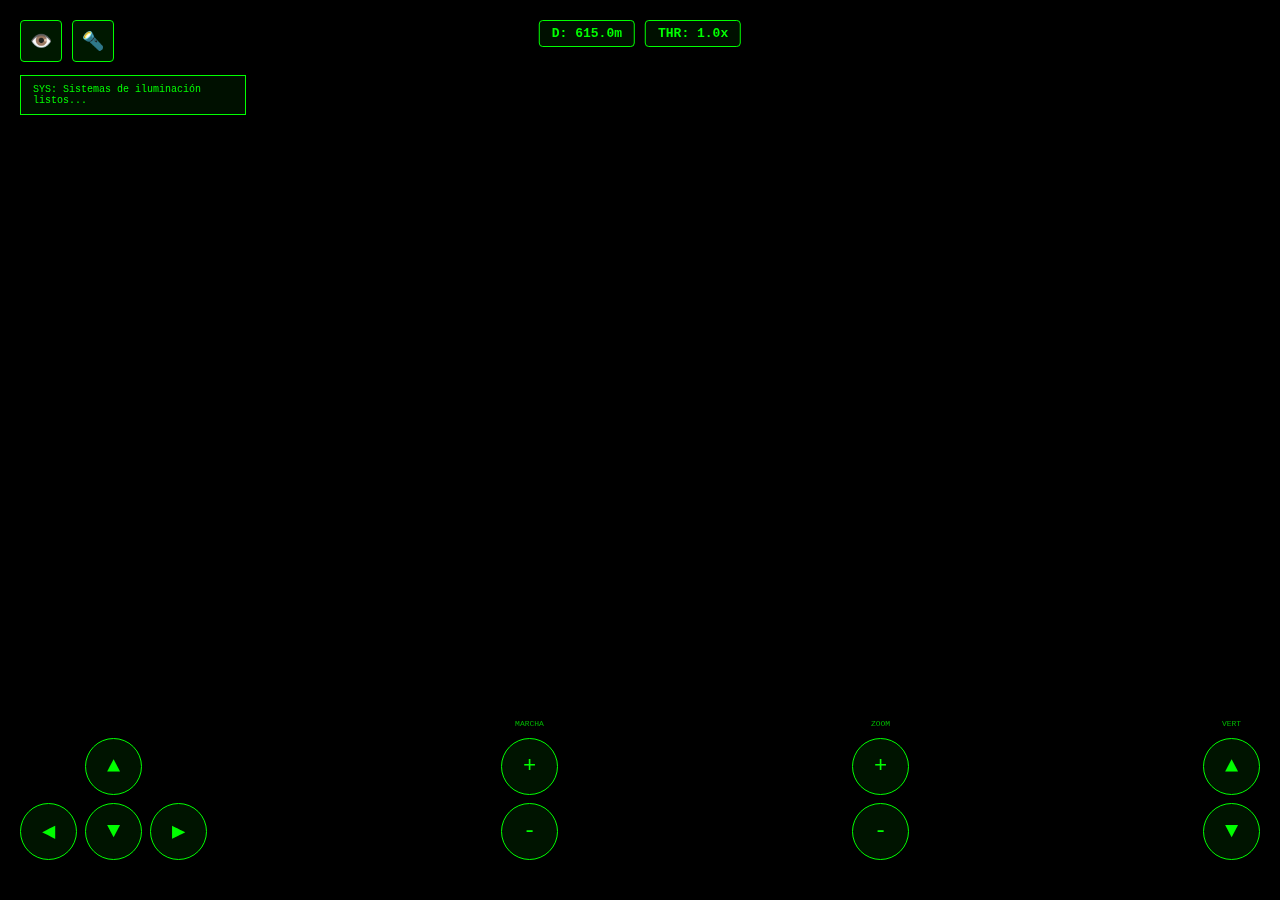
<file: index.html>
<!DOCTYPE html>
<html lang="es">
<head>
    <meta charset="utf-8">
    <meta name="viewport" content="width=device-width, initial-scale=1.0, maximum-scale=1.0, user-scalable=no">
    <title>ROV</title>
    
    <script src="https://aframe.io/releases/1.4.2/aframe.min.js"></script>
    
    <style>
        * { touch-action: none; user-select: none; -webkit-tap-highlight-color: transparent; }
        body { margin: 0; overflow: hidden; background-color: #000; font-family: 'Courier New', monospace; }

        #ui-layer { position: fixed; inset: 0; pointer-events: none; z-index: 100; color: #00ff00; }
        
        /* Botones Superiores Izquierda */
        .top-left-ctrls {
            position: absolute; top: 20px; left: 20px;
            display: flex; gap: 10px; pointer-events: auto;
        }

        .icon-btn {
            width: 40px; height: 40px;
            background: rgba(0, 40, 0, 0.6);
            border: 1px solid #00ff00; border-radius: 4px;
            display: flex; justify-content: center; align-items: center;
            font-size: 18px; cursor: pointer; transition: opacity 0.5s;
            z-index: 101;
        }

        #debug-console {
            position: absolute; top: 75px; left: 20px;
            background: rgba(0, 20, 0, 0.8); padding: 8px 12px;
            border: 1px solid #00ff00; font-size: 10px;
            max-width: 200px; transition: opacity 0.5s;
            pointer-events: none; white-space: pre-wrap;
        }

        .hud-top-center {
            position: absolute; top: 20px; left: 50%;
            transform: translateX(-50%); display: flex; gap: 10px;
            transition: opacity 0.5s;
        }

        .hud-box {
            background: rgba(0, 20, 0, 0.8); padding: 5px 12px;
            border: 1px solid #00ff00; border-radius: 4px;
            font-size: 13px; font-weight: bold;
        }

        #controls-container {
            position: absolute; bottom: 40px; left: 0; right: 0;
            display: flex; justify-content: space-between;
            align-items: flex-end; padding: 0 20px; 
            pointer-events: auto; transition: opacity 0.5s;
        }

        .control-group { display: flex; flex-direction: column; align-items: center; gap: 8px; }
        .row { display: flex; gap: 8px; }

        .btn {
            width: 55px; height: 55px;
            background: rgba(0, 40, 0, 0.5); border: 1px solid #00ff00;
            border-radius: 50%; display: flex; justify-content: center;
            align-items: center; color: #00ff00; font-size: 22px; cursor: pointer;
        }
        .btn:active { background: rgba(0, 255, 0, 0.4); }
        .label { font-size: 8px; opacity: 0.7; margin-bottom: 2px; text-transform: uppercase; }

        .ui-hidden { opacity: 0 !important; pointer-events: none !important; }
        .ghost { opacity: 0.2 !important; }
    </style>
</head>
<body>

    <div id="ui-layer">
        <div class="top-left-ctrls">
            <div id="hud-toggle" class="icon-btn" title="Alternar HUD">👁️</div>
            <div id="light-toggle" class="icon-btn hidable" title="Luz ROV">🔦</div>
        </div>

        <div id="debug-console" class="hidable">SYS: Sistemas de iluminación listos...</div>
        
        <div class="hud-top-center hidable">
            <div class="hud-box">D: <span id="depth-val">615.0</span>m</div>
            <div class="hud-box">THR: <span id="speed-mul">1.0</span>x</div>
        </div>

        <div id="controls-container" class="hidable">
            <div class="control-group">
                <div class="btn" id="move-up">▲</div>
                <div class="row">
                    <div class="btn" id="move-left">◀</div>
                    <div class="btn" id="move-down">▼</div>
                    <div class="btn" id="move-right">▶</div>
                </div>
            </div>
            <div class="control-group"><span class="label">Marcha</span><div class="btn" id="speed-plus">+</div><div class="btn" id="speed-minus">-</div></div>
            <div class="control-group"><span class="label">Zoom</span><div class="btn" id="zoom-in">+</div><div class="btn" id="zoom-out">-</div></div>
            <div class="control-group"><span class="label">Vert</span><div class="btn" id="ascend">▲</div><div class="btn" id="descend">▼</div></div>
        </div>
    </div>

    <a-scene renderer="antialias: true; colorManagement: true;" vr-mode-ui="enabled: true" device-orientation-permission-ui="enabled: true">
        <a-assets><a-asset-item id="map-model" src="wf.glb" crossorigin="anonymous"></a-asset-item></a-assets>
        <a-sky color="#00050a"></a-sky>
        <a-grid position="0 0 0" cellColor="#00ff00" opacity="0.1"></a-grid>
        <a-entity id="map-entity" gltf-model="#map-model"></a-entity>
        <a-entity id="camera-rig" position="0 1.6 0">
            <a-entity id="main-camera" camera="fov: 80" look-controls="magicWindowTrackingEnabled: true; touchEnabled: true;">
                <a-light id="rov-spot" type="spot" intensity="2" distance="40" angle="45"></a-light>
                <a-light id="rov-point" type="point" intensity="0.5" distance="10" position="0 0 -1"></a-light>
            </a-entity>
        </a-entity>
        <a-light type="hemisphere" color="#fff" groundColor="#000" intensity="0.3"></a-light>
    </a-scene>

    <script>
        const rig = document.getElementById('camera-rig'), cam = document.getElementById('main-camera'),
              debug = document.getElementById('debug-console'), depthText = document.getElementById('depth-val'),
              speedText = document.getElementById('speed-mul'), mapEntity = document.getElementById('map-entity'),
              hudToggle = document.getElementById('hud-toggle'), lightToggle = document.getElementById('light-toggle'),
              rovSpot = document.getElementById('rov-spot'), rovPoint = document.getElementById('rov-point'),
              hidableElements = document.querySelectorAll('.hidable');

        const speedLevels = [0.1, 0.2, 0.4, 0.6, 0.8, 1.0, 1.5, 2.0, 3.0];
        let currentLevelIndex = 5, activeAction = null, baseMoveSpeed = 0.04, baseZoomSpeed = 0.8;
        const initialFov = 80, baseDepth = 615.0;
        let isHudVisible = true, lightsOn = true;

        // TOGGLE HUD
        hudToggle.addEventListener('click', () => {
            isHudVisible = !isHudVisible;
            hidableElements.forEach(el => el.classList.toggle('ui-hidden', !isHudVisible));
            hudToggle.classList.toggle('ghost', !isHudVisible);
            hudToggle.innerText = isHudVisible ? "👁️" : "✖️";
        });

        // TOGGLE LUCES
        lightToggle.addEventListener('click', () => {
            lightsOn = !lightsOn;
            rovSpot.setAttribute('intensity', lightsOn ? 2 : 0);
            rovPoint.setAttribute('intensity', lightsOn ? 0.5 : 0);
            lightToggle.innerText = lightsOn ? "🔦" : "🚫";
            lightToggle.style.color = lightsOn ? "#00ff00" : "#ff4444";
        });

        mapEntity.addEventListener('model-loaded', () => {
            const obj = mapEntity.getObject3D('mesh');
            if (!obj) return;
            const bbox = new THREE.Box3().setFromObject(obj);
            const size = new THREE.Vector3();
            bbox.getSize(size);
            const maxDim = Math.max(size.x, size.y, size.z);
            const scaleFactor = 20 / maxDim;
            mapEntity.setAttribute('scale', `${scaleFactor} ${scaleFactor} ${scaleFactor}`);
            const center = new THREE.Vector3();
            bbox.getCenter(center);
            mapEntity.setAttribute('position', { x: -center.x * scaleFactor, y: (-center.y * scaleFactor) - 2, z: (-center.z * scaleFactor) - 10 });
            baseMoveSpeed = 0.02 + (Math.log10(maxDim + 1) * 0.03);
            debug.innerText = `SISTEMA OK\nLuces: ${lightsOn ? 'ON' : 'OFF'}`;
            setTimeout(() => { if(isHudVisible) debug.style.opacity = "0"; }, 6000);
        });

        function updateLoop() {
            if (!activeAction) return;
            const pos = rig.getAttribute('position'), rot = cam.getAttribute('rotation'),
                  angle = rot.y * (Math.PI / 180);
            let fov = cam.getAttribute('camera').fov;
            const zoomFactor = fov / initialFov, multiplier = speedLevels[currentLevelIndex],
                  currentMoveSpeed = baseMoveSpeed * zoomFactor * multiplier,
                  currentVerticalSpeed = currentMoveSpeed * 0.70, currentZoomSpeed = baseZoomSpeed * (fov / 80);

            if (activeAction === 'move-up') { pos.x -= Math.sin(angle) * currentMoveSpeed; pos.z -= Math.cos(angle) * currentMoveSpeed; }
            if (activeAction === 'move-down') { pos.x += Math.sin(angle) * currentMoveSpeed; pos.z += Math.cos(angle) * currentMoveSpeed; }
            if (activeAction === 'move-left') { pos.x -= Math.cos(angle) * currentMoveSpeed; pos.z += Math.sin(angle) * currentMoveSpeed; }
            if (activeAction === 'move-right') { pos.x += Math.cos(angle) * currentMoveSpeed; pos.z -= Math.sin(angle) * currentMoveSpeed; }
            if (activeAction === 'ascend') pos.y += currentVerticalSpeed;
            if (activeAction === 'descend') pos.y -= currentVerticalSpeed;
            if (activeAction === 'zoom-in') fov = Math.max(5, fov - currentZoomSpeed);
            if (activeAction === 'zoom-out') fov = Math.min(150, fov + currentZoomSpeed);

            rig.setAttribute('position', pos); cam.setAttribute('camera', 'fov', fov);
            depthText.innerText = (baseDepth - pos.y).toFixed(1);
            requestAnimationFrame(updateLoop);
        }

        const setupButton = (id, start, stop) => {
            const btn = document.getElementById(id);
            btn.addEventListener('mousedown', start);
            btn.addEventListener('touchstart', (e) => { e.preventDefault(); start(); });
            if (stop) { window.addEventListener('mouseup', stop); window.addEventListener('touchend', stop); }
        };

        ['move-up', 'move-down', 'move-left', 'move-right', 'ascend', 'descend', 'zoom-in', 'zoom-out'].forEach(id => {
            setupButton(id, () => { activeAction = id; updateLoop(); }, () => { activeAction = null; });
        });

        setupButton('speed-plus', () => { if (currentLevelIndex < speedLevels.length - 1) currentLevelIndex++; speedText.innerText = speedLevels[currentLevelIndex].toFixed(1); });
        setupButton('speed-minus', () => { if (currentLevelIndex > 0) currentLevelIndex--; speedText.innerText = speedLevels[currentLevelIndex].toFixed(1); });
        document.addEventListener('touchstart', (e) => { if (e.touches.length > 1) e.preventDefault(); }, { passive: false });
    </script>
</body>
</html>
</file>
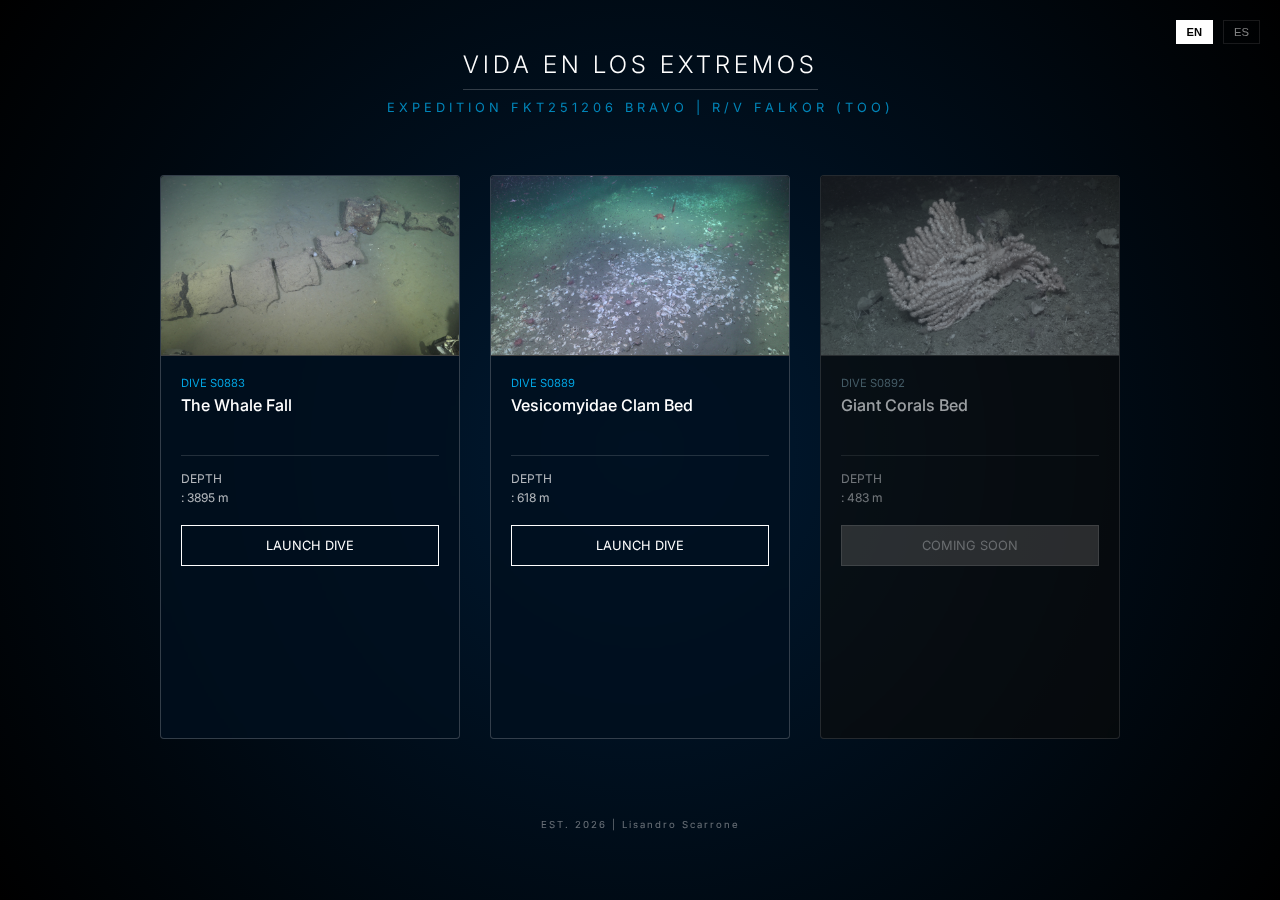
<file: vidaenlosextremos-vr-main/index.html>
<!DOCTYPE html>
<html lang="es">

<head>
    <meta charset="utf-8">
    <meta name="viewport" content="width=device-width, initial-scale=1.0">
    <title>VIDA EN LOS EXTREMOS - Mission Control</title>

    <link
        href="https://fonts.googleapis.com/css2?family=Inter:wght@300;400;700&family=JetBrains+Mono:wght@500&display=swap"
        rel="stylesheet">
    <link rel="stylesheet" href="css/variables.css">
    <link rel="stylesheet" href="css/base.css">
    <link rel="stylesheet" href="css/components.css">
    <link rel="stylesheet" href="css/menu-styles.css">
    <style>
        /* Estilo rápido para tarjetas deshabilitadas */
        .mission-card.disabled {
            opacity: 0.6;
            pointer-events: none;
            /* No clickeable */
            filter: grayscale(0.8);
        }

        .mission-card.disabled .launch-btn {
            background: #444;
            border-color: #666;
            color: #aaa;
        }
    </style>
</head>

<body>

    <div class="bg-overlay"></div>

    <div class="lang-selector">
        <button class="lang-btn" data-lang="en" onclick="ROV.localization.setLanguage('en')">EN</button>
        <button class="lang-btn" data-lang="es" onclick="ROV.localization.setLanguage('es')">ES</button>
    </div>

    <header>
        <h1 data-i18n="menu.title">VIDA EN LOS EXTREMOS</h1>
        <div class="expedition-tag" data-i18n="menu.expedition">Expedición FKt251206 Bravo | R/V Falkor (too)</div>
    </header>

    <main class="mission-grid">

        <a href="habitat.html?site=whale_fall" class="mission-card">
            <div class="card-img-container">
                <img src="assets/images/whale_fall.jpg" alt="Ambiente Whale Fall" class="card-img img-env">
                <img src="assets/images/whale_fall_close.jpg" alt="Detalle Whale Fall" class="card-img img-closeup">
            </div>
            <div class="card-body">
                <div class="dive-id"><span data-i18n="menu.dive_id">DIVE</span> S0883</div>
                <div class="dive-title" data-i18n="habitats.whale_fall">The Whale Fall</div>
                <div class="dive-stats"><span style="display:inline"><span data-i18n="menu.depth">PROFUNDIDAD</span>:
                        3895 m</span></div>
                <div class="launch-btn" data-i18n="menu.launch">LAUNCH DIVE</div>
            </div>
        </a>

        <a href="habitat.html?site=clam_bed" class="mission-card">
            <div class="card-img-container">
                <img src="assets/images/clam_bed.jpg" alt="Ambiente Clam Bed" class="card-img img-env">
                <img src="assets/images/clam_bed_close.jpg" alt="Detalle Clam Bed" class="card-img img-closeup">
            </div>
            <div class="card-body">
                <div class="dive-id"><span data-i18n="menu.dive_id">DIVE</span> S0889</div>
                <div class="dive-title" data-i18n="habitats.clam_bed">Vesicomyidae Clam Bed</div>
                <div class="dive-stats"><span style="display:inline"><span data-i18n="menu.depth">PROFUNDIDAD</span>:
                        618 m</span></div>
                <div class="launch-btn" data-i18n="menu.launch">LAUNCH DIVE</div>
            </div>
        </a>

        <div class="mission-card disabled">
            <div class="card-img-container">
                <img src="assets/images/giant_corals.jpg" alt="Ambiente Giant Corals" class="card-img img-env">
                <img src="assets/images/giant_corals_close.jpg" alt="Detalle Giant Corals" class="card-img img-closeup">
            </div>
            <div class="card-body">
                <div class="dive-id"><span data-i18n="menu.dive_id">DIVE</span> S0892</div>
                <div class="dive-title" data-i18n="habitats.giant_corals">Giant Corals Bed</div>
                <div class="dive-stats"><span style="display:inline"><span data-i18n="menu.depth">PROFUNDIDAD</span>:
                        483 m</span></div>
                <div class="launch-btn" data-i18n="menu.coming_soon">COMING SOON</div>
            </div>
        </div>

    </main>

    <footer>
        <p data-i18n="menu.footer">EST. 2026 | Lisandro Scarrone</p>
    </footer>

    <script src="js/systems/localization.js"></script>
    <script>
        // Initialize localization
        document.addEventListener('DOMContentLoaded', () => {
            ROV.localization.init();
        });

        document.querySelectorAll('.mission-card:not(.disabled)').forEach(card => {
            card.addEventListener('touchstart', function () { this.classList.add('is-touching'); }, { passive: true });
            card.addEventListener('touchend', function () { this.classList.remove('is-touching'); }, { passive: true });
            card.addEventListener('touchcancel', function () { this.classList.remove('is-touching'); }, { passive: true });
        });
    </script>

</body>

</html>

</body>

</html>
</file>
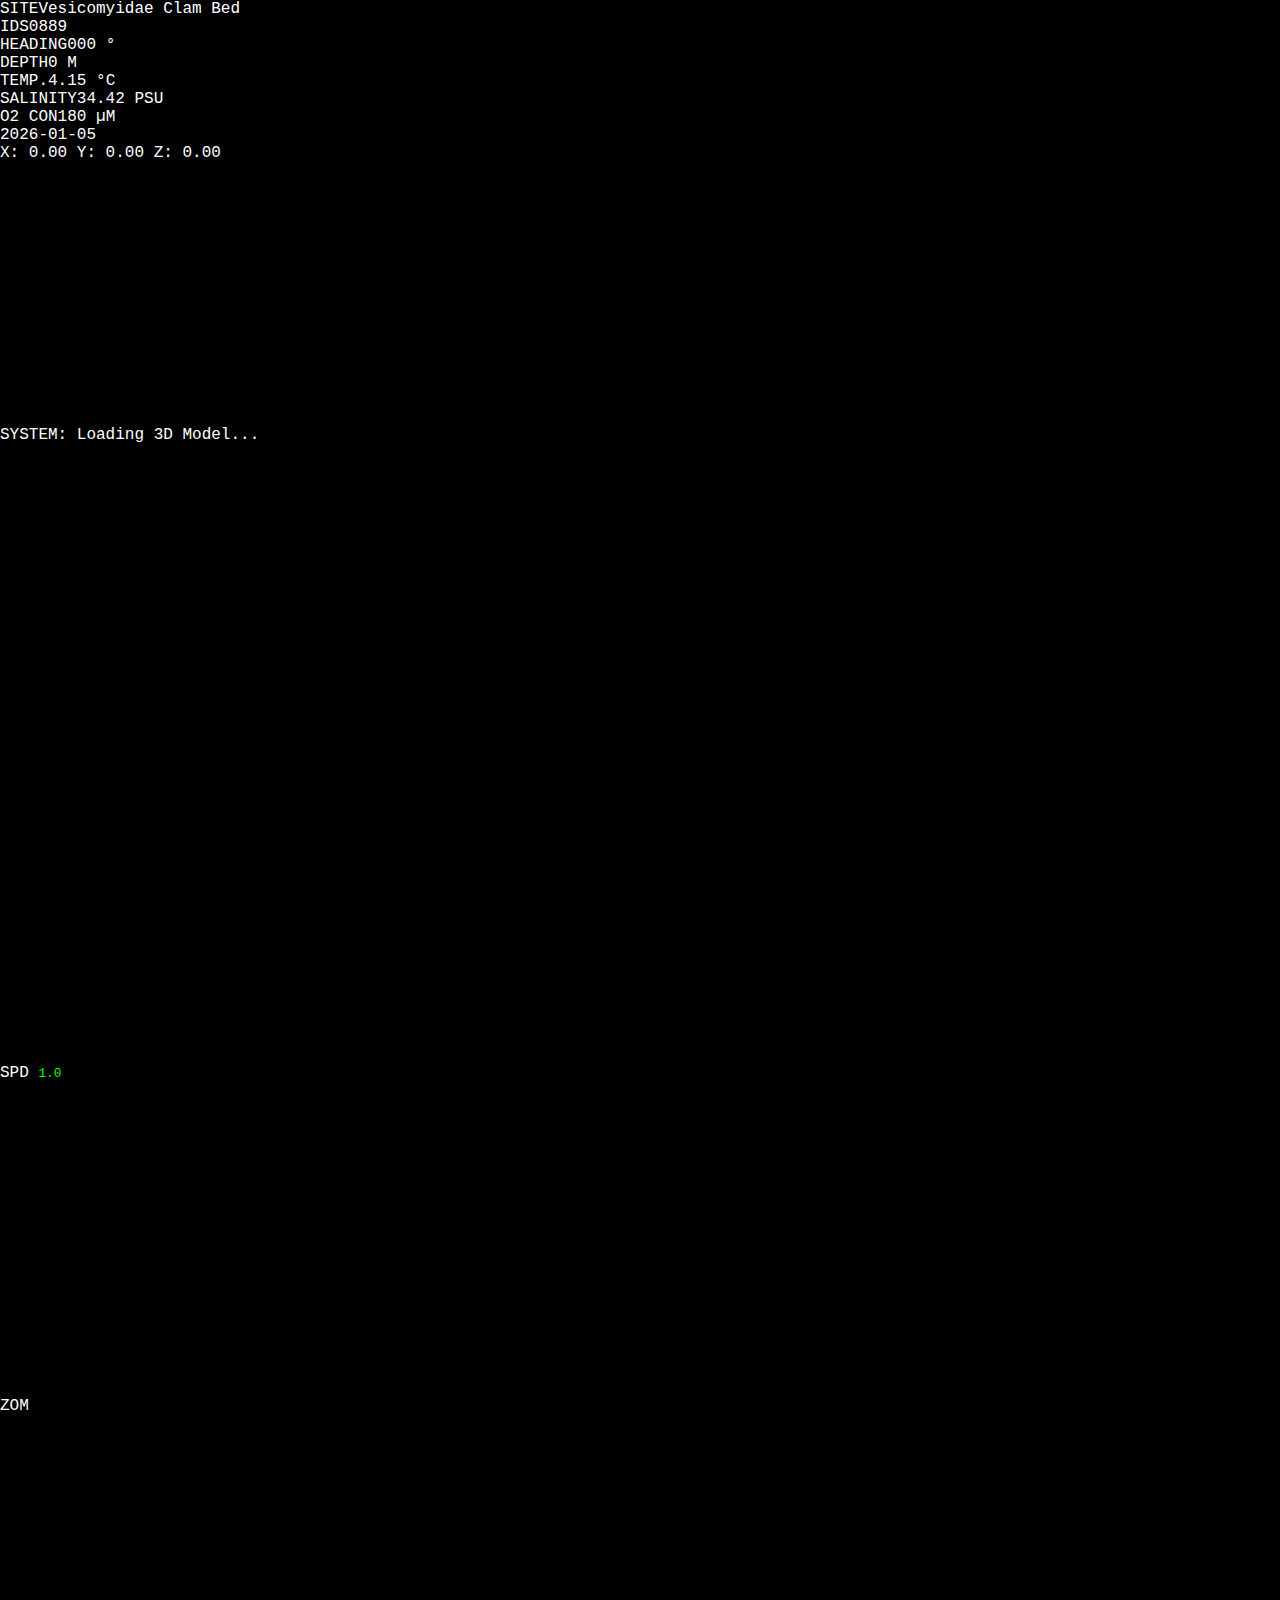
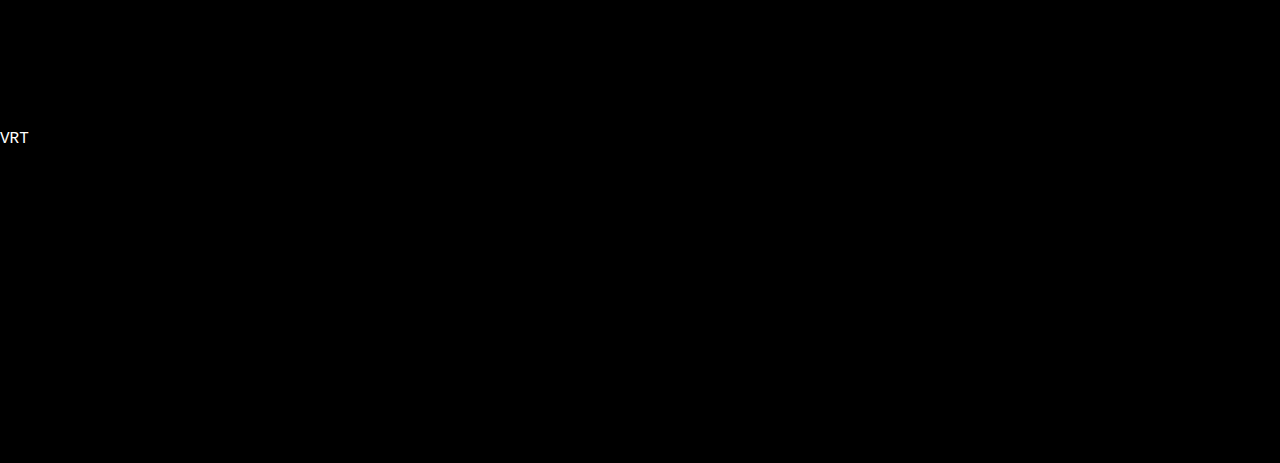
<file: habitats/clam_bed.html>
<!DOCTYPE html>
<html lang="es">
<head>
    <meta charset="utf-8">
    <meta name="viewport" content="width=device-width, initial-scale=1.0, maximum-scale=1.0, user-scalable=no">
    <title>ROV Mission Control</title>
    <script src="https://aframe.io/releases/1.4.2/aframe.min.js"></script>
    <link rel="stylesheet" href="../css/rov-styles.css">
    <style>
        /* Pequeño ajuste para indicar estado activo en botones */
        .icon-btn.active svg { stroke: #00ff00; filter: drop-shadow(0 0 5px #00ff00); }
    </style>
</head>
<body>

    <div id="ui-layer">
        
        <div id="telemetry-block" class="hidable">
            <div class="data-row"><span class="data-label">SITE</span><span class="data-val" id="ui-title">LOADING...</span></div>
            <div class="data-row"><span class="data-label">ID</span><span class="data-val" id="ui-id">...</span></div>
            <div class="data-row"><span class="data-label">HEADING</span><span class="data-val"><span id="head-val">000</span> °</span></div>
            <div class="data-row"><span class="data-label">DEPTH</span><span class="data-val"><span id="depth-val">0</span> M</span></div>
            <div class="data-row"><span class="data-label">TEMP.</span><span class="data-val"><span id="ui-temp">0.00</span> °C</span></div>
            <div class="data-row"><span class="data-label">SALINITY</span><span class="data-val"><span id="ui-salinity">00.00</span> PSU</span></div>
            <div class="data-row"><span class="data-label">O2 CON</span><span class="data-val"><span id="ui-o2">000</span> µM</span></div>
        </div>

        <div id="date-block" class="hidable">--/--/--</div>
        <div id="coords-block" class="hidable">X: 0.00 Y: 0.00 Z: 0.00</div>

        <div class="top-left-ctrls">
            <div id="hud-toggle" class="icon-btn" title="Ocultar HUD"><svg><use href="#icon-eye"></use></svg></div>
            <div id="gyro-toggle" class="icon-btn hidable" title="Giroscopio"><svg><use href="#icon-gyro"></use></svg></div>
            <div id="fullscreen-toggle" class="icon-btn hidable" title="Pantalla Completa"><svg><use href="#icon-maximize"></use></svg></div>
            <div id="light-toggle" class="icon-btn hidable" title="Luces"><svg><use href="#icon-light"></use></svg></div>
            <div id="reset-pos" class="icon-btn hidable" title="Resetear Posición"><svg><use href="#icon-refresh"></use></svg></div>
            <div id="back-to-menu" class="icon-btn hidable" onclick="window.location.href='../index.html'" title="Salir"><svg><use href="#icon-exit"></use></svg></div>
        </div>

        <div id="debug-console" class="hidable">SYSTEM: Initializing...</div>

        <div id="controls-container" class="hidable">
            <div class="control-group">
                <div class="btn" id="move-up"><svg><use href="#icon-arrow-up"></use></svg></div>
                <div class="row">
                    <div class="btn" id="move-left"><svg><use href="#icon-arrow-left"></use></svg></div>
                    <div class="btn" id="move-down"><svg><use href="#icon-arrow-down"></use></svg></div>
                    <div class="btn" id="move-right"><svg><use href="#icon-arrow-right"></use></svg></div>
                </div>
            </div>

            <div class="row">
                <div class="control-group">
                    <span class="label">SPD <span id="speed-val" style="color:#00ff00; font-size:0.8em;">1.0</span></span>
                    <div class="btn" id="speed-plus"><svg><use href="#icon-plus"></use></svg></div>
                    <div class="btn" id="speed-minus" style="margin-top:5px;"><svg><use href="#icon-minus"></use></svg></div>
                </div>
                <div class="control-group"><span class="label">ZOM</span>
                    <div class="btn" id="zoom-in"><svg><use href="#icon-zoom-in"></use></svg></div>
                    <div class="btn" id="zoom-out" style="margin-top:5px;"><svg><use href="#icon-zoom-out"></use></svg></div>
                </div>
                <div class="control-group"><span class="label">VRT</span>
                    <div class="btn" id="ascend"><svg><use href="#icon-chevrons-up"></use></svg></div>
                    <div class="btn" id="descend" style="margin-top:5px;"><svg><use href="#icon-chevrons-down"></use></svg></div>
                </div>
            </div>
        </div>
    </div>

    <a-scene renderer="antialias: true; colorManagement: true;" vr-mode-ui="enabled: false">
        <a-sky color="#050505"></a-sky>
        <a-grid opacity="0.1" cellColor="#fff"></a-grid>
        
        <a-entity id="map-entity" position="0 0 0"></a-entity>

        <a-entity id="camera-rig" position="0 1.6 5">
            <a-entity id="cam-pivot" rotation="0 0 0">
                <a-entity id="main-camera" camera="fov: 80" look-controls="magicWindowTrackingEnabled: false; touchEnabled: true;">
                    <a-light id="rov-spot" type="spot" intensity="2.5" distance="50" angle="45"></a-light>
                    <a-light id="rov-point" type="point" intensity="0.8" distance="15" position="0 0 -1"></a-light>
                </a-entity>
            </a-entity>
        </a-entity>

        <a-light type="hemisphere" intensity="0.4" groundColor="#000"></a-light>
    </a-scene>

    <svg style="display: none;">
        <symbol id="icon-eye" viewBox="0 0 24 24"><path d="M1 12s4-8 11-8 11 8 11 8-4 8-11 8-11-8-11-8z"/><circle cx="12" cy="12" r="3"/></symbol>
        <symbol id="icon-gyro" viewBox="0 0 24 24"><rect x="5" y="2" width="14" height="20" rx="2" ry="2"/><line x1="12" y1="18" x2="12.01" y2="18"/></symbol>
        <symbol id="icon-maximize" viewBox="0 0 24 24"><path d="M15 3h6v6M9 21H3v-6M21 15v6h-6M3 9V3h6"/></symbol>
        <symbol id="icon-light" viewBox="0 0 24 24"><path d="M12 2v2M12 20v2M4.93 4.93l1.41 1.41M17.66 17.66l1.41 1.41M2 12h2M20 12h2M6.34 17.66l-1.41 1.41M19.07 4.93l-1.41 1.41"/><circle cx="12" cy="12" r="5"/></symbol>
        <symbol id="icon-refresh" viewBox="0 0 24 24"><path d="M3 9l9-7 9 7v11a2 2 0 0 1-2 2H5a2 2 0 0 1-2-2z"/><polyline points="9 22 9 12 15 12 15 22"/></symbol>
        <symbol id="icon-exit" viewBox="0 0 24 24"><path d="M19 12H5M12 19l-7-7 7-7"/></symbol>
        
        <symbol id="icon-arrow-up" viewBox="0 0 24 24"><polyline points="18 15 12 9 6 15"/></symbol>
        <symbol id="icon-arrow-down" viewBox="0 0 24 24"><polyline points="6 9 12 15 18 9"/></symbol>
        <symbol id="icon-arrow-left" viewBox="0 0 24 24"><polyline points="15 18 9 12 15 6"/></symbol>
        <symbol id="icon-arrow-right" viewBox="0 0 24 24"><polyline points="9 18 15 12 9 6"/></symbol>
        
        <symbol id="icon-plus" viewBox="0 0 24 24"><line x1="12" y1="5" x2="12" y2="19"/><line x1="5" y1="12" x2="19" y2="12"/></symbol>
        <symbol id="icon-minus" viewBox="0 0 24 24"><line x1="5" y1="12" x2="19" y2="12"/></symbol>
        
        <symbol id="icon-zoom-in" viewBox="0 0 24 24"><circle cx="11" cy="11" r="8"/><line x1="21" y1="21" x2="16.65" y2="16.65"/><line x1="11" y1="8" x2="11" y2="14"/><line x1="8" y1="11" x2="14" y2="11"/></symbol>
        <symbol id="icon-zoom-out" viewBox="0 0 24 24"><circle cx="11" cy="11" r="8"/><line x1="21" y1="21" x2="16.65" y2="16.65"/><line x1="8" y1="11" x2="14" y2="11"/></symbol>
        
        <symbol id="icon-chevrons-up" viewBox="0 0 24 24"><polyline points="17 11 12 6 7 11"/><polyline points="17 18 12 13 7 18"/></symbol>
        <symbol id="icon-chevrons-down" viewBox="0 0 24 24"><polyline points="7 13 12 18 17 13"/><polyline points="7 6 12 11 17 6"/></symbol>
    </svg>

        <script src="../js/core/rov-init.js"></script>
    <script src="../js/core/rov-settings.js"></script>
    <script src="../js/core/rov-state.js"></script>
    <script src="../js/core/rov-dom.js"></script>
    
    <script src="../js/systems/rov-physics.js"></script>
    <script src="../js/systems/rov-actions.js"></script>
    <script src="../js/systems/rov-model-handler.js"></script>
    
    <script src="../js/input/rov-input-keyboard.js"></script>
    <script src="../js/input/rov-controls.js"></script>
    
    <script src="../js/loader.js"></script> 
    <script src="../js/rov-main.js"></script>


</body>
</html>
</file>
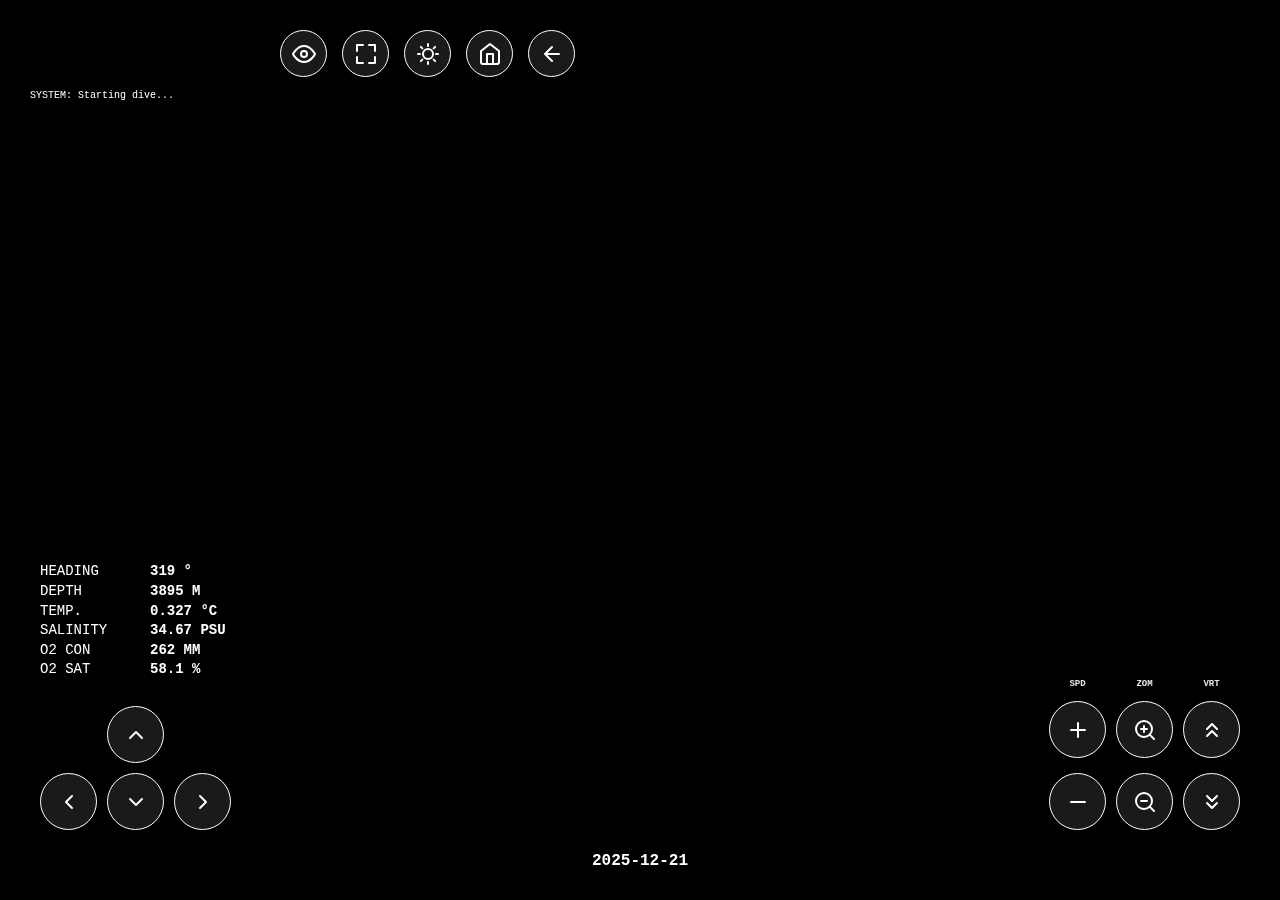
<file: habitats/giant_corals.html>
<!DOCTYPE html>
<html lang="es">
<head>
    <meta charset="utf-8">
    <meta name="viewport" content="width=device-width, initial-scale=1.0, maximum-scale=1.0, user-scalable=no">
    <title>ROV Mission Control - V1.0</title>
    <script src="https://aframe.io/releases/1.4.2/aframe.min.js"></script>
    <style>
        * { touch-action: none; user-select: none; -webkit-tap-highlight-color: transparent; }
        body { margin: 0; overflow: hidden; background-color: #000; font-family: 'Courier New', monospace; }
        #ui-layer { position: fixed; inset: 0; pointer-events: none; z-index: 100; color: #fff; }

        /* Telemetría SOI */
        #telemetry-block {
            position: absolute; bottom: 40px; left: 40px;
            font-size: 14px; line-height: 1.4;
            text-shadow: 2px 2px 2px rgba(0,0,0,0.8);
            text-transform: uppercase;
            transition: all 0.5s ease;
        }
        .data-row { display: flex; gap: 10px; width: 220px; }
        .data-label { width: 100px; }
        .data-val { font-weight: bold; }

        #date-block {
            position: absolute; bottom: 30px; left: 50%;
            transform: translateX(-50%);
            font-size: 16px; font-weight: bold;
            text-shadow: 2px 2px 2px rgba(0,0,0,0.8);
        }

        .top-left-ctrls {
            position: absolute; top: 30px; left: 30px;
            display: flex; gap: 15px; pointer-events: auto;
            transition: all 0.5s ease;
        }
        .icon-btn {
            width: 45px; height: 45px;
            background: rgba(255, 255, 255, 0.1);
            border: 1.5px solid #fff; border-radius: 50%;
            display: flex; justify-content: center; align-items: center;
            cursor: pointer; color: #fff;
        }
        .icon-btn svg, .btn svg { width: 24px; height: 24px; stroke: currentColor; fill: none; stroke-width: 2; stroke-linecap: round; stroke-linejoin: round; }

        #debug-console { 
            position: absolute; top: 90px; left: 30px; 
            font-size: 10px; color: #fff;
            max-width: 280px; transition: all 0.5s ease;
            text-shadow: 1px 1px 2px #000;
        }

        /* CONTROLES */
        #controls-container {
            position: absolute; bottom: 200px; right: 30px;
            display: flex; flex-direction: column; gap: 20px;
            pointer-events: auto;
            transition: all 0.5s ease;
        }
        .control-group { display: flex; flex-direction: column; align-items: center; gap: 10px; }
        .row { display: flex; gap: 10px; }
        .btn {
            width: 55px; height: 55px;
            background: rgba(255, 255, 255, 0.1);
            border: 1.5px solid #fff; border-radius: 50%;
            display: flex; justify-content: center; align-items: center;
            color: #fff; cursor: pointer;
        }
        .label { font-size: 9px; opacity: 0.9; margin-bottom: 2px; text-transform: uppercase; color: #fff; font-weight: bold;}
        
        @media (orientation: landscape) {
            #controls-container { bottom: 70px; left: 40px; right: 40px; flex-direction: row; justify-content: space-between; align-items: flex-end; }
            #telemetry-block { bottom: 220px; }
            .top-left-ctrls { left: 280px; }
        }

        .ui-hidden { opacity: 0 !important; pointer-events: none !important; }
    </style>
</head>
<body>

    <div id="ui-layer">
        <div id="telemetry-block" class="hidable">
            <div class="data-row"><span class="data-label">HEADING</span><span class="data-val"><span id="head-val">319</span> °</span></div>
            <div class="data-row"><span class="data-label">DEPTH</span><span class="data-val"><span id="depth-val">3895</span> M</span></div>
            <div class="data-row"><span class="data-label">TEMP.</span><span class="data-val">0.327 °C</span></div>
            <div class="data-row"><span class="data-label">SALINITY</span><span class="data-val">34.67 PSU</span></div>
            <div class="data-row"><span class="data-label">O2 CON</span><span class="data-val">262 µM</span></div>
            <div class="data-row"><span class="data-label">O2 SAT</span><span class="data-val">58.1 %</span></div>
        </div>

        <div id="date-block" class="hidable">2025-12-21</div>

        <div class="top-left-ctrls">
            <div id="hud-toggle" class="icon-btn">
                <svg><path d="M1 12s4-8 11-8 11 8 11 8-4 8-11 8-11-8-11-8z"></path><circle cx="12" cy="12" r="3"></circle></svg>
            </div>
            <div id="fullscreen-toggle" class="icon-btn">
                <svg><path d="M15 3h6v6M9 21H3v-6M21 15v6h-6M3 9V3h6"></path></svg>
            </div>
            <div id="light-toggle" class="icon-btn hidable">
                <svg id="light-icon"><path d="M12 2v2M12 20v2M4.93 4.93l1.41 1.41M17.66 17.66l1.41 1.41M2 12h2M20 12h2M6.34 17.66l-1.41 1.41M19.07 4.93l-1.41 1.41"></path><circle cx="12" cy="12" r="5"></circle></svg>
            </div>
            <div id="reset-pos" class="icon-btn hidable">
                <svg><path d="M3 9l9-7 9 7v11a2 2 0 0 1-2 2H5a2 2 0 0 1-2-2z"></path><polyline points="9 22 9 12 15 12 15 22"></polyline></svg>
            </div>
            <div id="back-to-menu" class="icon-btn" onclick="window.location.href='index.html'" title="Volver al Menú">
    <svg viewBox="0 0 24 24"><path d="M19 12H5M12 19l-7-7 7-7"/></svg>
</div>
        </div>

        <div id="debug-console" class="hidable">SYSTEM: Starting dive...</div>

        <div id="controls-container" class="hidable">
            <div class="control-group">
                <div class="btn" id="move-up"><svg><polyline points="18 15 12 9 6 15"></polyline></svg></div>
                <div class="row">
                    <div class="btn" id="move-left"><svg><polyline points="15 18 9 12 15 6"></polyline></svg></div>
                    <div class="btn" id="move-down"><svg><polyline points="6 9 12 15 18 9"></polyline></svg></div>
                    <div class="btn" id="move-right"><svg><polyline points="9 18 15 12 9 6"></polyline></svg></div>
                </div>
            </div>
            <div class="row">
                <div class="control-group"><span class="label">SPD</span>
                    <div class="btn" id="speed-plus"><svg><line x1="12" y1="5" x2="12" y2="19"></line><line x1="5" y1="12" x2="19" y2="12"></line></svg></div>
                    <div class="btn" id="speed-minus" style="margin-top:5px;"><svg><line x1="5" y1="12" x2="19" y2="12"></line></svg></div>
                </div>
                <div class="control-group"><span class="label">ZOM</span>
                    <div class="btn" id="zoom-in"><svg><circle cx="11" cy="11" r="8"></circle><line x1="21" y1="21" x2="16.65" y2="16.65"></line><line x1="11" y1="8" x2="11" y2="14"></line><line x1="8" y1="11" x2="14" y2="11"></line></svg></div>
                    <div class="btn" id="zoom-out" style="margin-top:5px;"><svg><circle cx="11" cy="11" r="8"></circle><line x1="21" y1="21" x2="16.65" y2="16.65"></line><line x1="8" y1="11" x2="14" y2="11"></line></svg></div>
                </div>
                <div class="control-group"><span class="label">VRT</span>
                    <div class="btn" id="ascend"><svg><polyline points="17 11 12 6 7 11"></polyline><polyline points="17 18 12 13 7 18"></polyline></svg></div>
                    <div class="btn" id="descend" style="margin-top:5px;"><svg><polyline points="7 13 12 18 17 13"></polyline><polyline points="7 6 12 11 17 6"></polyline></svg></div>
                </div>
            </div>
        </div>
    </div>

    <a-scene renderer="antialias: true; colorManagement: true;" vr-mode-ui="enabled: true">
        <a-assets><a-asset-item id="whale-scene" src="/assets/models/whale-fall/scene.gltf"></a-asset-item></a-assets>
        <a-sky color="#00050a"></a-sky>
        <a-grid opacity="0.1" cellColor="#fff"></a-grid>
        <a-entity id="map-entity" gltf-model="#whale-scene"></a-entity>
        <a-entity id="camera-rig" position="0 1.6 0">
            <a-entity id="main-camera" camera="fov: 80" look-controls="magicWindowTrackingEnabled: true; touchEnabled: true;">
                <a-light id="rov-spot" type="spot" intensity="2.5" distance="50" angle="45"></a-light>
                <a-light id="rov-point" type="point" intensity="0.8" distance="15" position="0 0 -1"></a-light>
            </a-entity>
        </a-entity>
        <a-light type="hemisphere" intensity="0.4"></a-light>
    </a-scene>

    <script>
        const debug = document.getElementById('debug-console'),
              mapEntity = document.getElementById('map-entity'),
              rig = document.getElementById('camera-rig'),
              cam = document.getElementById('main-camera'),
              depthText = document.getElementById('depth-val'),
              headText = document.getElementById('head-val'),
              hudToggle = document.getElementById('hud-toggle'),
              fsToggle = document.getElementById('fullscreen-toggle'),
              lightToggle = document.getElementById('light-toggle'),
              resetBtn = document.getElementById('reset-pos'),
              rovSpot = document.getElementById('rov-spot'),
              rovPoint = document.getElementById('rov-point'),
              hidableElements = document.querySelectorAll('.hidable');

        let activeAction = null, currentLevelIndex = 5, lightsOn = true, isHudVisible = true;
        const speedLevels = [0.1, 0.2, 0.4, 0.6, 0.8, 1.0, 1.5, 2.0, 3.0];
        let baseMoveSpeed = 0.04, baseZoomSpeed = 0.8, initialFov = 80;
        const baseDepth = 3895.0;

        mapEntity.addEventListener('model-loaded', () => {
            const mesh = mapEntity.getObject3D('mesh');
            if (!mesh) return;
            const loader = new THREE.TextureLoader();
            mesh.traverse(node => {
                if (node.isMesh) {
                    const materials = Array.isArray(node.material) ? node.material : [node.material];
                    materials.forEach(mat => {
                        mat.side = THREE.DoubleSide;
                        const match = node.name.match(/material(\d+)/i);
                        if (match) {
                            mat.map = loader.load(`/assets/models/whale-fall/textures/material${match[1]}_diffuse.jpeg`, (tex) => {
                                tex.encoding = THREE.sRGBEncoding;
                                tex.flipY = false;
                            });
                            mat.needsUpdate = true;
                        }
                    });
                }
            });
            const bbox = new THREE.Box3().setFromObject(mesh);
            const size = new THREE.Vector3();
            bbox.getSize(size);
            const maxDim = Math.max(size.x, size.y, size.z);
            const scaleFactor = 20 / maxDim;
            mapEntity.setAttribute('scale', `${scaleFactor} ${scaleFactor} ${scaleFactor}`);
            const center = new THREE.Vector3();
            bbox.getCenter(center);
            mapEntity.setAttribute('position', { x: -center.x * scaleFactor, y: (-center.y * scaleFactor) - 2, z: (-center.z * scaleFactor) - 10 });
            baseMoveSpeed = 0.02 + (Math.log10(maxDim + 1) * 0.03);
            setTimeout(() => { debug.style.opacity = "0"; }, 5000);
        });

        fsToggle.addEventListener('click', () => {
            if (!document.fullscreenElement) { document.documentElement.requestFullscreen(); } 
            else { document.exitFullscreen(); }
        });

        function updateLoop() {
            const rot = cam.getAttribute('rotation');
            headText.innerText = Math.floor((360 - (rot.y % 360)) % 360).toString().padStart(3, '0');
            if (!activeAction) return;
            const pos = rig.getAttribute('position'), angle = rot.y * (Math.PI / 180);
            let fov = cam.getAttribute('camera').fov;
            const currentMoveSpeed = baseMoveSpeed * (fov/80) * speedLevels[currentLevelIndex];
            if (activeAction === 'move-up') { pos.x -= Math.sin(angle) * currentMoveSpeed; pos.z -= Math.cos(angle) * currentMoveSpeed; }
            if (activeAction === 'move-down') { pos.x += Math.sin(angle) * currentMoveSpeed; pos.z += Math.cos(angle) * currentMoveSpeed; }
            if (activeAction === 'move-left') { pos.x -= Math.cos(angle) * currentMoveSpeed; pos.z += Math.sin(angle) * currentMoveSpeed; }
            if (activeAction === 'move-right') { pos.x += Math.cos(angle) * currentMoveSpeed; pos.z -= Math.sin(angle) * currentMoveSpeed; }
            if (activeAction === 'ascend') pos.y += currentMoveSpeed * 0.7;
            if (activeAction === 'descend') pos.y -= currentMoveSpeed * 0.7;
            if (activeAction === 'zoom-in') fov = Math.max(5, fov - (baseZoomSpeed * (fov/80)));
            if (activeAction === 'zoom-out') fov = Math.min(150, fov + (baseZoomSpeed * (fov/80)));
            rig.setAttribute('position', pos); cam.setAttribute('camera', 'fov', fov);
            depthText.innerText = Math.floor(baseDepth - pos.y);
            requestAnimationFrame(updateLoop);
        }

        const setupBtn = (id, start, stop) => {
            const b = document.getElementById(id); if(!b) return;
            b.addEventListener('touchstart', (e) => { e.preventDefault(); start(); });
            window.addEventListener('touchend', stop);
        };
        ['move-up', 'move-down', 'move-left', 'move-right', 'ascend', 'descend', 'zoom-in', 'zoom-out'].forEach(id => {
            setupBtn(id, () => { activeAction = id; updateLoop(); }, () => { activeAction = null; });
        });
        document.getElementById('speed-plus').onclick = () => { if (currentLevelIndex < speedLevels.length-1) currentLevelIndex++; };
        document.getElementById('speed-minus').onclick = () => { if (currentLevelIndex > 0) currentLevelIndex--; };
        resetBtn.onclick = () => { rig.setAttribute('position', "0 1.6 0"); cam.setAttribute('rotation', "0 0 0"); };
        lightToggle.addEventListener('click', () => {
            lightsOn = !lightsOn;
            rovSpot.setAttribute('light', 'intensity', lightsOn ? 2.5 : 0);
            rovPoint.setAttribute('light', 'intensity', lightsOn ? 0.8 : 0);
            lightToggle.style.color = lightsOn ? "#fff" : "#ff4444";
        });
        hudToggle.addEventListener('click', () => {
            isHudVisible = !isHudVisible;
            hidableElements.forEach(el => el.classList.toggle('ui-hidden', !isHudVisible));
        });
        document.addEventListener('touchstart', (e) => { if (e.touches.length > 1) e.preventDefault(); }, { passive: false });
        setInterval(() => { if(!activeAction) updateLoop(); }, 100);
    </script>


</body>
<footer>EST. 2026 | Lisandro Scarrone | 3D models by Ben Erwin</footer>

















</html>
</file>
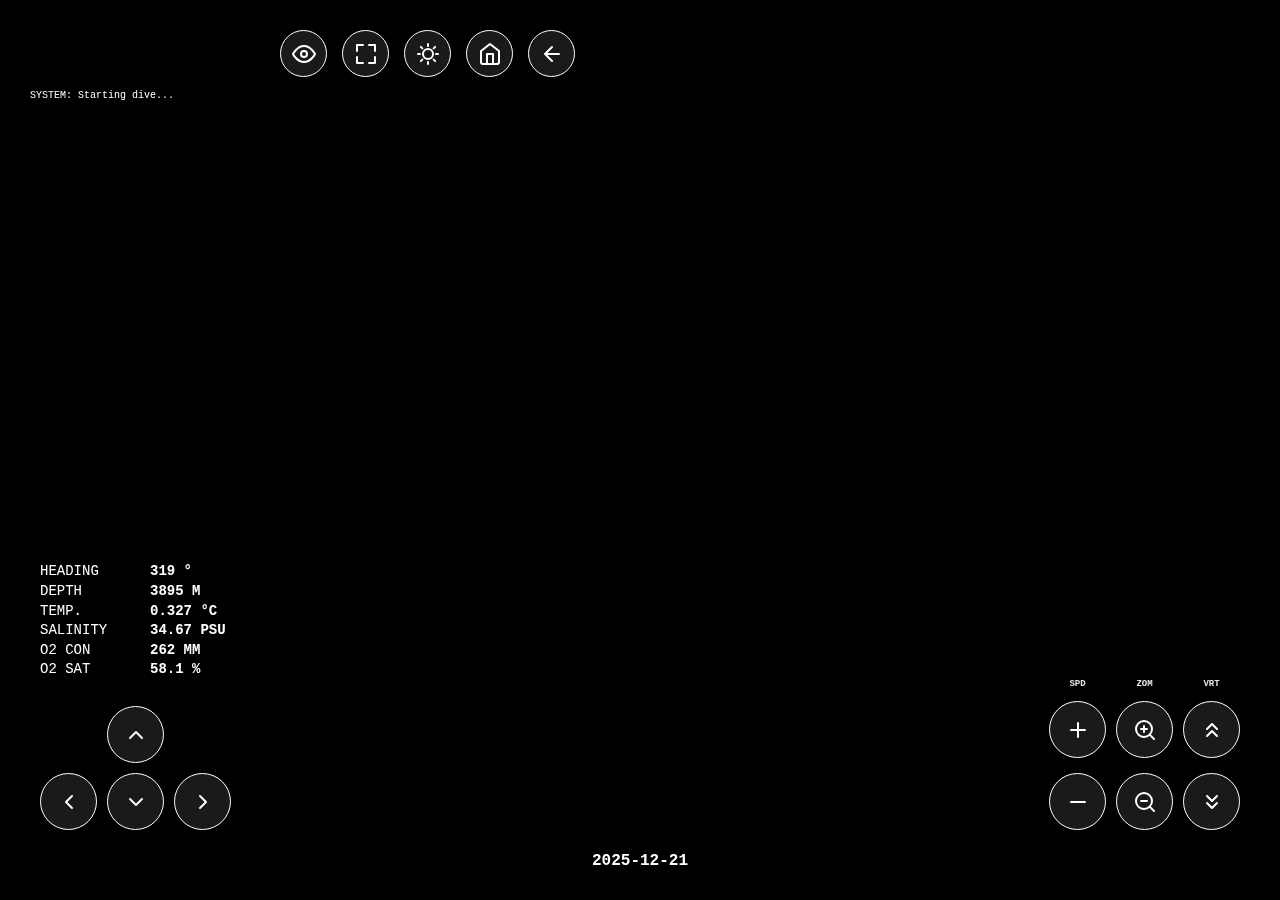
<file: habitats/whale_fall (1).html>
<!DOCTYPE html>
<html lang="es">
<head>
    <meta charset="utf-8">
    <meta name="viewport" content="width=device-width, initial-scale=1.0, maximum-scale=1.0, user-scalable=no">
    <title>ROV Mission Control - V1.0</title>
    <script src="https://aframe.io/releases/1.4.2/aframe.min.js"></script>
    <style>
        * { touch-action: none; user-select: none; -webkit-tap-highlight-color: transparent; }
        body { margin: 0; overflow: hidden; background-color: #000; font-family: 'Courier New', monospace; }
        #ui-layer { position: fixed; inset: 0; pointer-events: none; z-index: 100; color: #fff; }

        /* Telemetría SOI */
        #telemetry-block {
            position: absolute; bottom: 40px; left: 40px;
            font-size: 14px; line-height: 1.4;
            text-shadow: 2px 2px 2px rgba(0,0,0,0.8);
            text-transform: uppercase;
            transition: all 0.5s ease;
        }
        .data-row { display: flex; gap: 10px; width: 220px; }
        .data-label { width: 100px; }
        .data-val { font-weight: bold; }

        #date-block {
            position: absolute; bottom: 30px; left: 50%;
            transform: translateX(-50%);
            font-size: 16px; font-weight: bold;
            text-shadow: 2px 2px 2px rgba(0,0,0,0.8);
        }

        .top-left-ctrls {
            position: absolute; top: 30px; left: 30px;
            display: flex; gap: 15px; pointer-events: auto;
            transition: all 0.5s ease;
        }
        .icon-btn {
            width: 45px; height: 45px;
            background: rgba(255, 255, 255, 0.1);
            border: 1.5px solid #fff; border-radius: 50%;
            display: flex; justify-content: center; align-items: center;
            cursor: pointer; color: #fff;
        }
        .icon-btn svg, .btn svg { width: 24px; height: 24px; stroke: currentColor; fill: none; stroke-width: 2; stroke-linecap: round; stroke-linejoin: round; }

        #debug-console { 
            position: absolute; top: 90px; left: 30px; 
            font-size: 10px; color: #fff;
            max-width: 280px; transition: all 0.5s ease;
            text-shadow: 1px 1px 2px #000;
        }

        /* CONTROLES */
        #controls-container {
            position: absolute; bottom: 200px; right: 30px;
            display: flex; flex-direction: column; gap: 20px;
            pointer-events: auto;
            transition: all 0.5s ease;
        }
        .control-group { display: flex; flex-direction: column; align-items: center; gap: 10px; }
        .row { display: flex; gap: 10px; }
        .btn {
            width: 55px; height: 55px;
            background: rgba(255, 255, 255, 0.1);
            border: 1.5px solid #fff; border-radius: 50%;
            display: flex; justify-content: center; align-items: center;
            color: #fff; cursor: pointer;
        }
        .label { font-size: 9px; opacity: 0.9; margin-bottom: 2px; text-transform: uppercase; color: #fff; font-weight: bold;}
        
        @media (orientation: landscape) {
            #controls-container { bottom: 70px; left: 40px; right: 40px; flex-direction: row; justify-content: space-between; align-items: flex-end; }
            #telemetry-block { bottom: 220px; }
            .top-left-ctrls { left: 280px; }
        }

        .ui-hidden { opacity: 0 !important; pointer-events: none !important; }
    </style>
</head>
<body>

    <div id="ui-layer">
        <div id="telemetry-block" class="hidable">
            <div class="data-row"><span class="data-label">HEADING</span><span class="data-val"><span id="head-val">319</span> °</span></div>
            <div class="data-row"><span class="data-label">DEPTH</span><span class="data-val"><span id="depth-val">3895</span> M</span></div>
            <div class="data-row"><span class="data-label">TEMP.</span><span class="data-val">0.327 °C</span></div>
            <div class="data-row"><span class="data-label">SALINITY</span><span class="data-val">34.67 PSU</span></div>
            <div class="data-row"><span class="data-label">O2 CON</span><span class="data-val">262 µM</span></div>
            <div class="data-row"><span class="data-label">O2 SAT</span><span class="data-val">58.1 %</span></div>
        </div>

        <div id="date-block" class="hidable">2025-12-21</div>

                <div class="top-left-ctrls">
            <div id="hud-toggle" class="icon-btn hidable">
                <svg><path d="M1 12s4-8 11-8 11 8 11 8-4 8-11 8-11-8-11-8z"></path><circle cx="12" cy="12" r="3"></circle></svg>
            </div>
            <div id="fullscreen-toggle" class="icon-btn hidable">
                <svg><path d="M15 3h6v6M9 21H3v-6M21 15v6h-6M3 9V3h6"></path></svg>
            </div>
            <div id="light-toggle" class="icon-btn hidable">
                <svg id="light-icon"><path d="M12 2v2M12 20v2M4.93 4.93l1.41 1.41M17.66 17.66l1.41 1.41M2 12h2M20 12h2M6.34 17.66l-1.41 1.41M19.07 4.93l-1.41 1.41"></path><circle cx="12" cy="12" r="5"></circle></svg>
            </div>
            <div id="reset-pos" class="icon-btn hidable">
                <svg><path d="M3 9l9-7 9 7v11a2 2 0 0 1-2 2H5a2 2 0 0 1-2-2z"></path><polyline points="9 22 9 12 15 12 15 22"></polyline></svg>
            </div>
            <div id="back-to-menu" class="icon-btn hidable" onclick="window.location.href='/./index.html'" title="Volver al Menú">
                <svg viewBox="0 0 24 24"><path d="M19 12H5M12 19l-7-7 7-7"/></svg>
            </div>
        </div>

        <div id="debug-console" class="hidable">SYSTEM: Starting dive...</div>

        <div id="controls-container" class="hidable">
            <div class="control-group">
                <div class="btn" id="move-up"><svg><polyline points="18 15 12 9 6 15"></polyline></svg></div>
                <div class="row">
                    <div class="btn" id="move-left"><svg><polyline points="15 18 9 12 15 6"></polyline></svg></div>
                    <div class="btn" id="move-down"><svg><polyline points="6 9 12 15 18 9"></polyline></svg></div>
                    <div class="btn" id="move-right"><svg><polyline points="9 18 15 12 9 6"></polyline></svg></div>
                </div>
            </div>
            <div class="row">
                <div class="control-group"><span class="label">SPD</span>
                    <div class="btn" id="speed-plus"><svg><line x1="12" y1="5" x2="12" y2="19"></line><line x1="5" y1="12" x2="19" y2="12"></line></svg></div>
                    <div class="btn" id="speed-minus" style="margin-top:5px;"><svg><line x1="5" y1="12" x2="19" y2="12"></line></svg></div>
                </div>
                <div class="control-group"><span class="label">ZOM</span>
                    <div class="btn" id="zoom-in"><svg><circle cx="11" cy="11" r="8"></circle><line x1="21" y1="21" x2="16.65" y2="16.65"></line><line x1="11" y1="8" x2="11" y2="14"></line><line x1="8" y1="11" x2="14" y2="11"></line></svg></div>
                    <div class="btn" id="zoom-out" style="margin-top:5px;"><svg><circle cx="11" cy="11" r="8"></circle><line x1="21" y1="21" x2="16.65" y2="16.65"></line><line x1="8" y1="11" x2="14" y2="11"></line></svg></div>
                </div>
                <div class="control-group"><span class="label">VRT</span>
                    <div class="btn" id="ascend"><svg><polyline points="17 11 12 6 7 11"></polyline><polyline points="17 18 12 13 7 18"></polyline></svg></div>
                    <div class="btn" id="descend" style="margin-top:5px;"><svg><polyline points="7 13 12 18 17 13"></polyline><polyline points="7 6 12 11 17 6"></polyline></svg></div>
                </div>
            </div>
        </div>
    </div>

    <a-scene renderer="antialias: true; colorManagement: true;" vr-mode-ui="enabled: true">
        <a-assets><a-asset-item id="whale-scene" src="/assets/models/whale-fall/scene.gltf"></a-asset-item></a-assets>
        <a-sky color="#00050a"></a-sky>
        <a-grid opacity="0.1" cellColor="#fff"></a-grid>
        <a-entity id="map-entity" gltf-model="#whale-scene"></a-entity>
        <a-entity id="camera-rig" position="0 1.6 0">
            <a-entity id="main-camera" camera="fov: 80" look-controls="magicWindowTrackingEnabled: true; touchEnabled: true;">
                <a-light id="rov-spot" type="spot" intensity="2.5" distance="50" angle="45"></a-light>
                <a-light id="rov-point" type="point" intensity="0.8" distance="15" position="0 0 -1"></a-light>
            </a-entity>
        </a-entity>
        <a-light type="hemisphere" intensity="0.4"></a-light>
    </a-scene>

    <script>
                const debug = document.getElementById('debug-console'),
              mapEntity = document.getElementById('map-entity'),
              rig = document.getElementById('camera-rig'),
              cam = document.getElementById('main-camera'),
              depthText = document.getElementById('depth-val'),
              headText = document.getElementById('head-val'),
              hudToggle = document.getElementById('hud-toggle'),
              fsToggle = document.getElementById('fullscreen-toggle'),
              lightToggle = document.getElementById('light-toggle'),
              resetBtn = document.getElementById('reset-pos'),
              rovSpot = document.getElementById('rov-spot'),
              rovPoint = document.getElementById('rov-point'),
              hidableElements = document.querySelectorAll('.hidable');

        let activeAction = null, currentLevelIndex = 5, lightsOn = true, isHudVisible = true;
        const speedLevels = [0.1, 0.2, 0.4, 0.6, 0.8, 1.0, 1.5, 2.0, 3.0];
        let baseMoveSpeed = 0.04, baseZoomSpeed = 0.8;
        const baseDepth = 3895.0;
        const DEADZONE = 0.15;

        // Objeto para manejar los "clics" de los botones del joystick y evitar repeticiones infinitas
        const debounce = { light: false, hud: false, reset: false, menu: false, speed: false };

        mapEntity.addEventListener('model-loaded', () => {
            const mesh = mapEntity.getObject3D('mesh');
            if (!mesh) return;
            const loader = new THREE.TextureLoader();
            mesh.traverse(node => {
                if (node.isMesh) {
                    const materials = Array.isArray(node.material) ? node.material : [node.material];
                    materials.forEach(mat => {
                        mat.side = THREE.DoubleSide;
                        const match = node.name.match(/material(\d+)/i);
                        if (match) {
                            mat.map = loader.load(`/assets/models/whale-fall/textures/material${match[1]}_diffuse.jpeg`, (tex) => {
                                tex.encoding = THREE.sRGBEncoding;
                                tex.flipY = false;
                            });
                            mat.needsUpdate = true;
                        }
                    });
                }
            });
            const bbox = new THREE.Box3().setFromObject(mesh);
            const size = new THREE.Vector3();
            bbox.getSize(size);
            const maxDim = Math.max(size.x, size.y, size.z);
            const scaleFactor = 20 / maxDim;
            mapEntity.setAttribute('scale', `${scaleFactor} ${scaleFactor} ${scaleFactor}`);
            const center = new THREE.Vector3();
            bbox.getCenter(center);
            mapEntity.setAttribute('position', { x: -center.x * scaleFactor, y: (-center.y * scaleFactor) - 2, z: (-center.z * scaleFactor) - 10 });
            baseMoveSpeed = 0.02 + (Math.log10(maxDim + 1) * 0.03);
            
            debug.innerText = "SYSTEM: ROV Online - Controller V2.0 Ready";
            setTimeout(() => { debug.style.opacity = "0"; }, 5000);
        });

        function updateGamepad() {
            const gamepads = navigator.getGamepads();
            const gp = gamepads[0]; 
            if (!gp) return;

            const pos = rig.getAttribute('position');
            const rot = cam.getAttribute('rotation');
            let fov = cam.getAttribute('camera').fov;
            const angle = rot.y * (Math.PI / 180);
            const currentSpeed = baseMoveSpeed * (fov/80) * speedLevels[currentLevelIndex] * 1.5;

            // --- MOVIMIENTO (Stick Izquierdo) ---
            const lx = Math.abs(gp.axes[0]) > DEADZONE ? gp.axes[0] : 0;
            // ly invertido: Negamos el valor para que "arriba" sea adelante
            const ly = Math.abs(gp.axes[1]) > DEADZONE ? -gp.axes[1] : 0; 
            
            pos.x += (lx * Math.cos(angle) - ly * Math.sin(angle)) * currentSpeed;
            pos.z += (lx * Math.sin(angle) + ly * Math.cos(angle)) * currentSpeed;

            // --- ROTACIÓN / HEADING (Stick Derecho) ---
            const rx = Math.abs(gp.axes[2]) > DEADZONE ? gp.axes[2] : 0;
            if (rx !== 0) {
                let rigRot = rig.getAttribute('rotation') || {x:0, y:0, z:0};
                rigRot.y -= rx * 2.5; 
                rig.setAttribute('rotation', rigRot);
            }

            // --- ASCENSO / DESCENSO (Gatillos) ---
            if (gp.buttons[7].pressed) pos.y -= currentSpeed * 0.8; // R2: Descender
            if (gp.buttons[6].pressed) pos.y += currentSpeed * 0.8; // L2: Ascender

            // --- ZOOM (L1/R1 y D-PAD Arriba/Abajo) ---
            if (gp.buttons[5].pressed || gp.buttons[12].pressed) { // R1 o D-Pad Up (Zoom In)
                fov = Math.max(5, fov - 1);
            }
            if (gp.buttons[4].pressed || gp.buttons[13].pressed) { // L1 o D-Pad Down (Zoom Out)
                fov = Math.min(140, fov + 1);
            }

            // --- VELOCIDAD (D-PAD Izquierda/Derecha) ---
            if (gp.buttons[15].pressed && !debounce.speed) { // Derecha: Speed Up
                if (currentLevelIndex < speedLevels.length - 1) currentLevelIndex++;
                debounce.speed = true; setTimeout(() => debounce.speed = false, 200);
            }
            if (gp.buttons[14].pressed && !debounce.speed) { // Izquierda: Speed Down
                if (currentLevelIndex > 0) currentLevelIndex--;
                debounce.speed = true; setTimeout(() => debounce.speed = false, 200);
            }

            // --- BOTONES DE FIGURAS ---
            // Triángulo (Botón 3): Linterna
            if (gp.buttons[3].pressed && !debounce.light) {
                lightToggle.click();
                debounce.light = true; setTimeout(() => debounce.light = false, 400);
            }
            // Círculo (Botón 1): Volver al Menú
            if (gp.buttons[1].pressed && !debounce.menu) {
                window.location.href = '/./index.html';
                debounce.menu = true;
            }
            // Cruz (Botón 0): Esconder HUD
            if (gp.buttons[0].pressed && !debounce.hud) {
                hudToggle.click();
                debounce.hud = true; setTimeout(() => debounce.hud = false, 400);
            }
            // Cuadrado (Botón 2): Reset Position
            if (gp.buttons[2].pressed && !debounce.reset) {
                resetBtn.click();
                debounce.reset = true; setTimeout(() => debounce.reset = false, 400);
            }

            rig.setAttribute('position', pos);
            cam.setAttribute('camera', 'fov', fov);
        }

        function updateLoop() {
            const rot = cam.getAttribute('rotation');
            const rigRot = rig.getAttribute('rotation') || {y:0};
            headText.innerText = Math.floor((360 - ((rot.y + rigRot.y) % 360)) % 360).toString().padStart(3, '0');

            updateGamepad();

            if (activeAction) {
                const pos = rig.getAttribute('position'), angle = rot.y * (Math.PI / 180);
                let fov = cam.getAttribute('camera').fov;
                const speed = baseMoveSpeed * (fov/80) * speedLevels[currentLevelIndex];
                if (activeAction === 'move-up') { pos.x -= Math.sin(angle) * speed; pos.z -= Math.cos(angle) * speed; }
                if (activeAction === 'move-down') { pos.x += Math.sin(angle) * speed; pos.z += Math.cos(angle) * speed; }
                if (activeAction === 'move-left') { pos.x -= Math.cos(angle) * speed; pos.z += Math.sin(angle) * speed; }
                if (activeAction === 'move-right') { pos.x += Math.cos(angle) * speed; pos.z -= Math.sin(angle) * speed; }
                if (activeAction === 'ascend') pos.y += speed * 0.7;
                if (activeAction === 'descend') pos.y -= speed * 0.7;
                if (activeAction === 'zoom-in') fov = Math.max(5, fov - (baseZoomSpeed * (fov/80)));
                if (activeAction === 'zoom-out') fov = Math.min(150, fov + (baseZoomSpeed * (fov/80)));
                rig.setAttribute('position', pos); cam.setAttribute('camera', 'fov', fov);
            }
            depthText.innerText = Math.floor(baseDepth - rig.getAttribute('position').y);
            requestAnimationFrame(updateLoop);
        }

        window.addEventListener("gamepadconnected", (e) => {
            debug.innerText = `CONNECTED: ${e.gamepad.id.split('(')[0]}`;
            debug.style.opacity = "1";
            setTimeout(() => { debug.style.opacity = "0"; }, 3000);
        });

        const setupBtn = (id) => {
            const b = document.getElementById(id); if(!b) return;
            b.addEventListener('touchstart', (e) => { e.preventDefault(); activeAction = id; });
            window.addEventListener('touchend', () => { activeAction = null; });
        };
        ['move-up', 'move-down', 'move-left', 'move-right', 'ascend', 'descend', 'zoom-in', 'zoom-out'].forEach(setupBtn);

        fsToggle.onclick = () => { if (!document.fullscreenElement) document.documentElement.requestFullscreen(); else document.exitFullscreen(); };
        document.getElementById('speed-plus').onclick = () => { if (currentLevelIndex < speedLevels.length-1) currentLevelIndex++; };
        document.getElementById('speed-minus').onclick = () => { if (currentLevelIndex > 0) currentLevelIndex--; };
        resetBtn.onclick = () => { rig.setAttribute('position', "0 1.6 0"); rig.setAttribute('rotation', "0 0 0"); cam.setAttribute('rotation', "0 0 0"); };
        
        lightToggle.addEventListener('click', () => {
            lightsOn = !lightsOn;
            rovSpot.setAttribute('light', 'intensity', lightsOn ? 2.5 : 0);
            rovPoint.setAttribute('light', 'intensity', lightsOn ? 0.8 : 0);
            lightToggle.style.color = lightsOn ? "#fff" : "#ff4444";
        });

        hudToggle.addEventListener('click', () => {
            isHudVisible = !isHudVisible;
            hidableElements.forEach(el => el.classList.toggle('ui-hidden', !isHudVisible));
        });

        updateLoop();

    </script>


</body>
<footer>EST. 2026 | Lisandro Scarrone | 3D models by Ben Erwin</footer>

















</html>
</file>
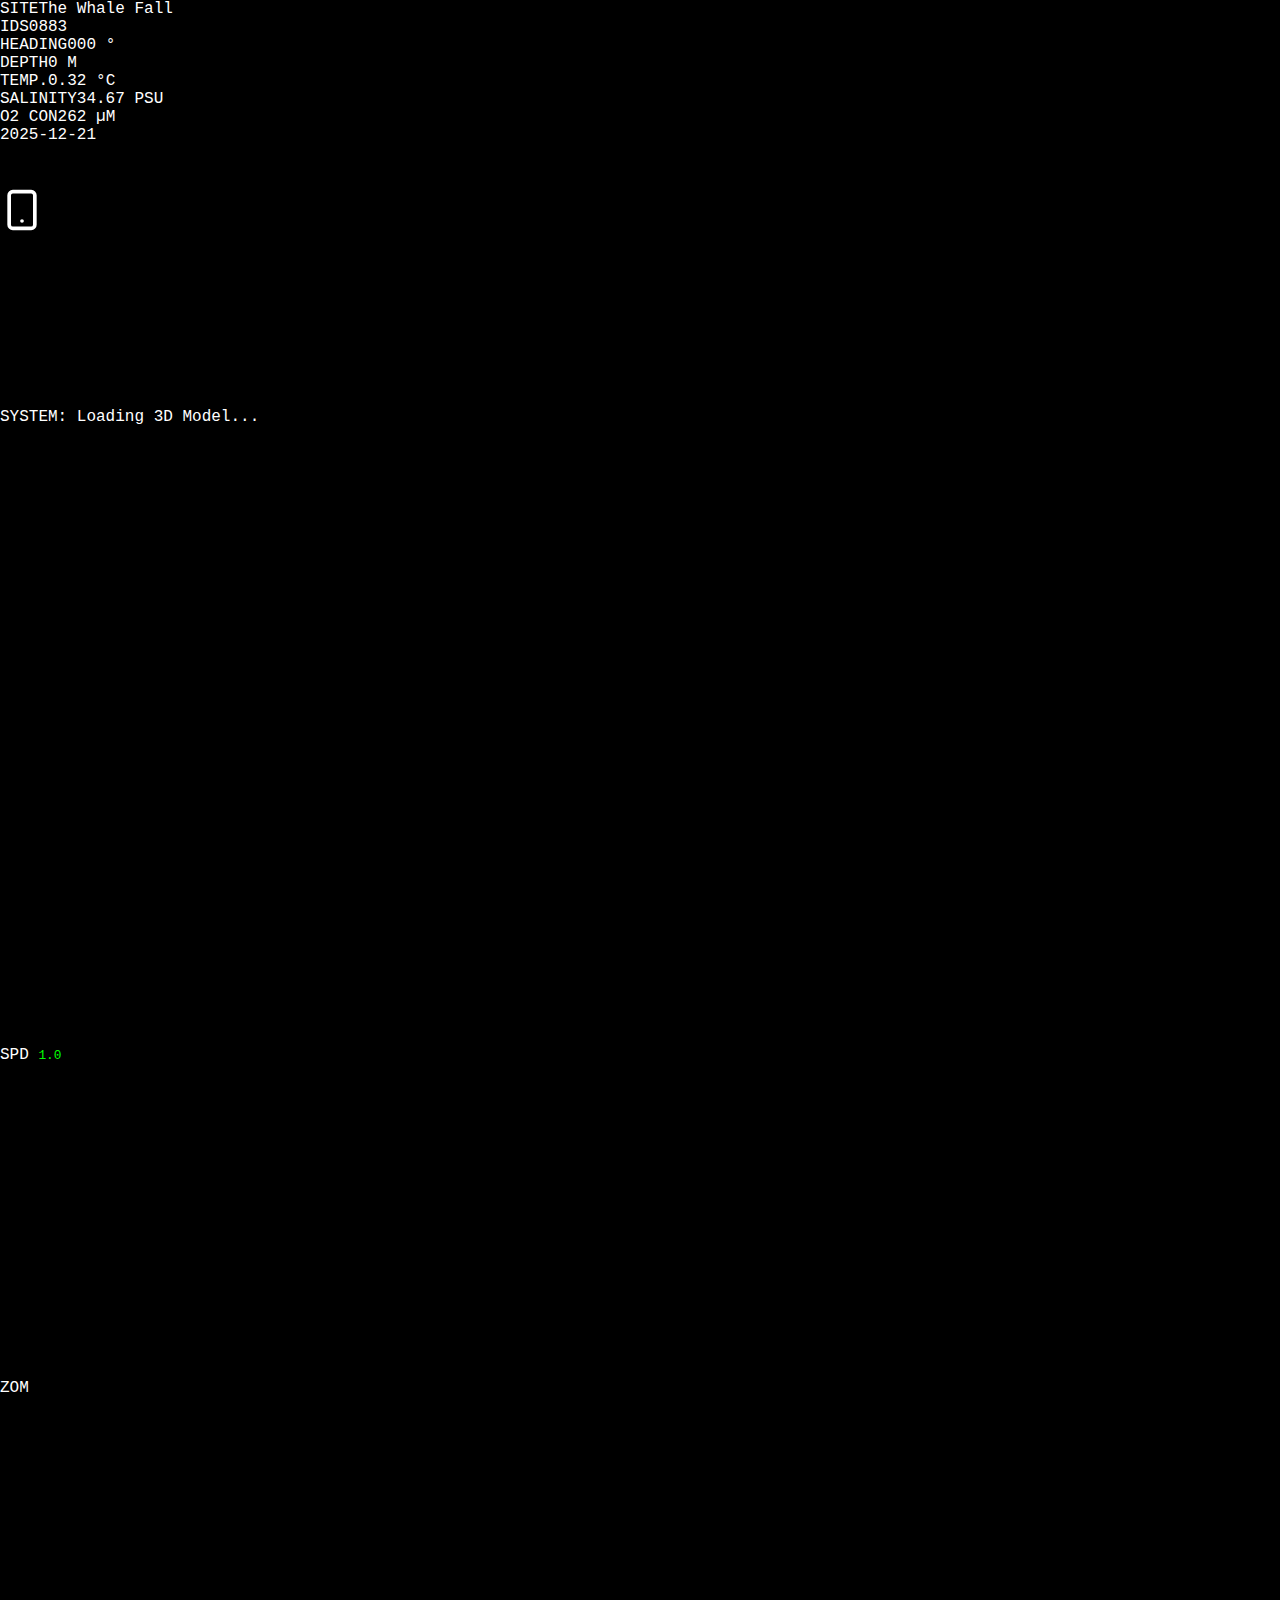
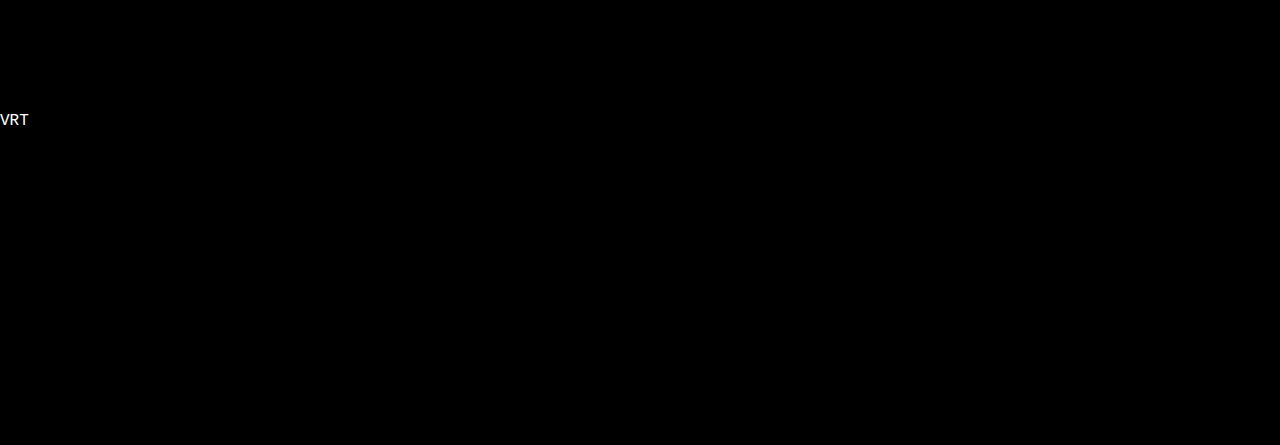
<file: habitats/whale_fall.html>
<!DOCTYPE html>
<html lang="es">
<head>
    <meta charset="utf-8">
    <meta name="viewport" content="width=device-width, initial-scale=1.0, maximum-scale=1.0, user-scalable=no">
    <title>ROV Mission Control</title>
    <script src="https://aframe.io/releases/1.4.2/aframe.min.js"></script>
    <link rel="stylesheet" href="../css/rov-styles.css">
    <style>
        /* Estilo rápido para indicar estado activo/inactivo */
        .icon-btn.active svg { stroke: #00ff00; filter: drop-shadow(0 0 5px #00ff00); }
    </style>
</head>
<body>

    <div id="ui-layer">
        <div id="telemetry-block" class="hidable">
            <div class="data-row"><span class="data-label">SITE</span><span class="data-val" id="ui-title">LOADING...</span></div>
            <div class="data-row"><span class="data-label">ID</span><span class="data-val" id="ui-id">...</span></div>
            
            <div class="data-row"><span class="data-label">HEADING</span><span class="data-val"><span id="head-val">000</span> °</span></div>
            <div class="data-row"><span class="data-label">DEPTH</span><span class="data-val"><span id="depth-val">0</span> M</span></div>
            
            <div class="data-row"><span class="data-label">TEMP.</span><span class="data-val"><span id="ui-temp">0.00</span> °C</span></div>
            <div class="data-row"><span class="data-label">SALINITY</span><span class="data-val"><span id="ui-salinity">00.00</span> PSU</span></div>
            <div class="data-row"><span class="data-label">O2 CON</span><span class="data-val"><span id="ui-o2">000</span> µM</span></div>
        </div>

        <div id="date-block" class="hidable">--/--/--</div>

        <div class="top-left-ctrls">
            <div id="hud-toggle" class="icon-btn">
                <svg><path d="M1 12s4-8 11-8 11 8 11 8-4 8-11 8-11-8-11-8z"></path><circle cx="12" cy="12" r="3"></circle></svg>
            </div>
            <div id="gyro-toggle" class="icon-btn hidable" title="Activar/Desactivar Giroscopio">
                <svg viewBox="0 0 24 24" fill="none" stroke="currentColor" stroke-width="2" stroke-linecap="round" stroke-linejoin="round">
                    <rect x="5" y="2" width="14" height="20" rx="2" ry="2"></rect>
                    <line x1="12" y1="18" x2="12.01" y2="18"></line>
                </svg>
            </div>
            <div id="fullscreen-toggle" class="icon-btn hidable">
                <svg><path d="M15 3h6v6M9 21H3v-6M21 15v6h-6M3 9V3h6"></path></svg>
            </div>
            <div id="light-toggle" class="icon-btn hidable">
                <svg id="light-icon"><path d="M12 2v2M12 20v2M4.93 4.93l1.41 1.41M17.66 17.66l1.41 1.41M2 12h2M20 12h2M6.34 17.66l-1.41 1.41M19.07 4.93l-1.41 1.41"></path><circle cx="12" cy="12" r="5"></circle></svg>
            </div>
            <div id="reset-pos" class="icon-btn hidable">
                <svg><path d="M3 9l9-7 9 7v11a2 2 0 0 1-2 2H5a2 2 0 0 1-2-2z"></path><polyline points="9 22 9 12 15 12 15 22"></polyline></svg>
            </div>
            <div id="back-to-menu" class="icon-btn hidable" onclick="window.location.href='../index.html'" title="Volver al Menú">
                <svg viewBox="0 0 24 24"><path d="M19 12H5M12 19l-7-7 7-7"/></svg>
            </div>
        </div>

        <div id="debug-console" class="hidable">SYSTEM: Initializing...</div>

        <div id="controls-container" class="hidable">
            <div class="control-group">
                <div class="btn" id="move-up"><svg><polyline points="18 15 12 9 6 15"></polyline></svg></div>
                <div class="row">
                    <div class="btn" id="move-left"><svg><polyline points="15 18 9 12 15 6"></polyline></svg></div>
                    <div class="btn" id="move-down"><svg><polyline points="6 9 12 15 18 9"></polyline></svg></div>
                    <div class="btn" id="move-right"><svg><polyline points="9 18 15 12 9 6"></polyline></svg></div>
                </div>
            </div>
            <div class="row">
                
                <div class="control-group">
    <span class="label">SPD <span id="speed-val" style="color:#00ff00; font-size:0.8em;">1.0</span></span>
    
    <div class="btn" id="speed-plus"><svg><line x1="12" y1="5" x2="12" y2="19"></line><line x1="5" y1="12" x2="19" y2="12"></line></svg></div>
    <div class="btn" id="speed-minus" style="margin-top:5px;"><svg><line x1="5" y1="12" x2="19" y2="12"></line></svg></div>
</div>

                <div class="control-group"><span class="label">ZOM</span>
                    <div class="btn" id="zoom-in"><svg><circle cx="11" cy="11" r="8"></circle><line x1="21" y1="21" x2="16.65" y2="16.65"></line><line x1="11" y1="8" x2="11" y2="14"></line><line x1="8" y1="11" x2="14" y2="11"></line></svg></div>
                    <div class="btn" id="zoom-out" style="margin-top:5px;"><svg><circle cx="11" cy="11" r="8"></circle><line x1="21" y1="21" x2="16.65" y2="16.65"></line><line x1="8" y1="11" x2="14" y2="11"></line></svg></div>
                </div>
                <div class="control-group"><span class="label">VRT</span>
                    <div class="btn" id="ascend"><svg><polyline points="17 11 12 6 7 11"></polyline><polyline points="17 18 12 13 7 18"></polyline></svg></div>
                    <div class="btn" id="descend" style="margin-top:5px;"><svg><polyline points="7 13 12 18 17 13"></polyline><polyline points="7 6 12 11 17 6"></polyline></svg></div>
                </div>
            </div>
        </div>
    </div>

    <a-scene renderer="antialias: true; colorManagement: true;" vr-mode-ui="enabled: false">
        <a-sky color="#050505"></a-sky>
        <a-grid opacity="0.1" cellColor="#fff"></a-grid>
        
        <a-entity id="map-entity" position="0 0 0"></a-entity>

        <a-entity id="camera-rig" position="0 1.6 5">
    
    <a-entity id="cam-pivot" rotation="0 0 0">
        
        <a-entity id="main-camera" camera="fov: 80" look-controls="magicWindowTrackingEnabled: false; touchEnabled: true;">
            <a-light id="rov-spot" type="spot" intensity="2.5" distance="50" angle="45"></a-light>
            <a-light id="rov-point" type="point" intensity="0.8" distance="15" position="0 0 -1"></a-light>
        </a-entity>

    </a-entity>

</a-entity>

        <a-light type="hemisphere" intensity="0.4" groundColor="#000"></a-light>
    </a-scene>

    <script src="../js/rov-config.js"></script>
    <script src="../js/rov-controls.js"></script>
    <script src="../js/loader.js"></script> 
    <script src="../js/rov-main.js"></script>

</body>
</html>
</file>
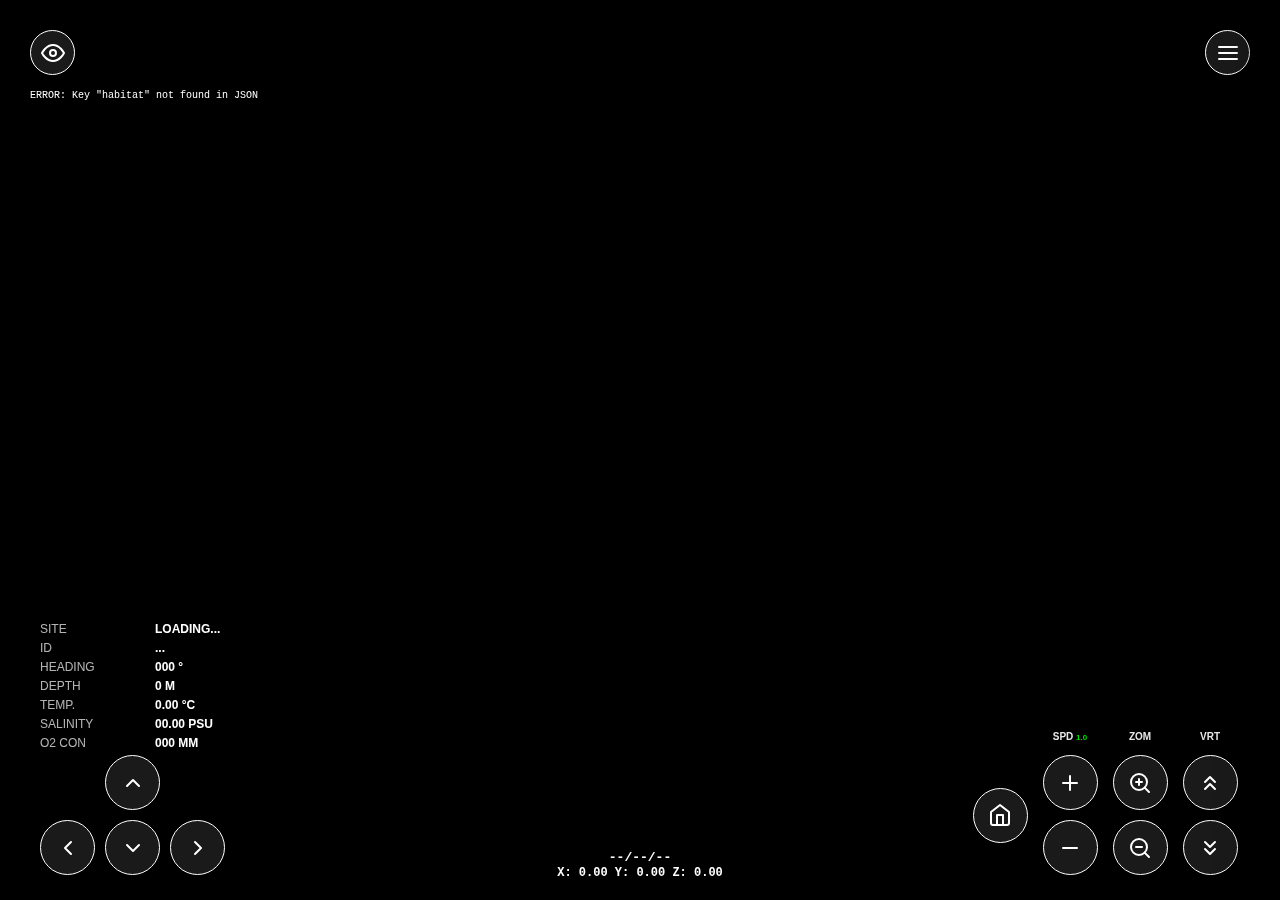
<file: vidaenlosextremos-vr-main/habitat.html>
<!DOCTYPE html>
<html lang="es">

<head>
    <meta charset="utf-8">
    <meta name="viewport" content="width=device-width, initial-scale=1.0, maximum-scale=1.0, user-scalable=no">
    <title>ROV Mission Control</title>
    <script src="https://aframe.io/releases/1.4.2/aframe.min.js"></script>
    <link rel="stylesheet" href="css/variables.css">
    <link rel="stylesheet" href="css/base.css">
    <link rel="stylesheet" href="css/components.css">
    <link rel="stylesheet" href="css/rov-core.css">
    <link rel="stylesheet" href="css/rov-hud.css">
    <link rel="stylesheet" href="css/rov-inputs.css">
    <link rel="stylesheet" href="css/rov-ui-overlays.css">
</head>

<body>

    <div id="modal-overlay">
        <div id="modal-card">
            <div class="modal-header">
                <div class="modal-title" id="m-title" data-i18n="ui.system_log">SYSTEM LOG</div>
                <button class="modal-close-btn" onclick="ROV.modal.close()">
                    <svg>
                        <use href="#icon-close"></use>
                    </svg>
                </button>
            </div>
            <div class="modal-body" id="m-body">
                <p data-i18n="ui.scanning_data">Scanning data...</p>
            </div>
        </div>
    </div>

    <div id="ui-layer">

        <div id="telemetry-block" class="hidable telemetry-grid">
            <div class="telemetry-row"><span class="telemetry-label">SITE</span><span class="telemetry-value"
                    id="ui-title">LOADING...</span></div>
            <div class="telemetry-row"><span class="telemetry-label">ID</span><span class="telemetry-value"
                    id="ui-id">...</span></div>
            <div class="telemetry-row"><span class="telemetry-label">HEADING</span><span class="telemetry-value"><span
                        id="head-val">000</span> °</span></div>
            <div class="telemetry-row"><span class="telemetry-label">DEPTH</span><span class="telemetry-value"><span
                        id="depth-val">0</span> M</span></div>
            <div class="telemetry-row"><span class="telemetry-label">TEMP.</span><span class="telemetry-value"><span
                        id="ui-temp">0.00</span> °C</span></div>
            <div class="telemetry-row"><span class="telemetry-label">SALINITY</span><span class="telemetry-value"><span
                        id="ui-salinity">00.00</span> PSU</span></div>
            <div class="telemetry-row"><span class="telemetry-label">O2 CON</span><span class="telemetry-value"><span
                        id="ui-o2">000</span> µM</span></div>
        </div>

        <div id="date-block" class="hidable">--/--/--</div>
        <div id="coords-block" class="hidable">X: 0.00 Y: 0.00 Z: 0.00</div>

        <div class="top-left-ctrls">
            <div id="hud-toggle" class="icon-btn" title="Toggle HUD" data-i18n="ui.toggle_hud" data-i18n-attr="title">
                <svg>
                    <use href="#icon-eye"></use>
                </svg>
            </div>
        </div>

        <div class="top-right-ctrls">
            <div id="menu-toggle" class="icon-btn hidable" title="Menu" data-i18n="ui.menu" data-i18n-attr="title"
                onclick="ROV.controlsUI.toggleMenu()"><svg>
                    <use href="#icon-menu"></use>
                </svg></div>
        </div>

        <div id="debug-console" class="hidable">SYSTEM: Initializing...</div>

        <div id="controls-container" class="hidable">

            <div class="control-grid d-pad">
                <div class="btn up" id="move-up"><svg>
                        <use href="#icon-arrow-up"></use>
                    </svg></div>
                <div class="btn left" id="move-left"><svg>
                        <use href="#icon-arrow-left"></use>
                    </svg></div>
                <div class="btn down" id="move-down"><svg>
                        <use href="#icon-arrow-down"></use>
                    </svg></div>
                <div class="btn right" id="move-right"><svg>
                        <use href="#icon-arrow-right"></use>
                    </svg></div>
            </div>

            <div class="control-grid right-side-grid">

                <div class="grid-header-explore ui-hidden" id="explore-label">
                    <div data-i18n="ui.explore" style="display: flex; justify-content: center; align-items: center;">
                        EXPLORE</div>
                </div>

                <div class="btn ui-hidden" id="btn-scan">
                    <svg>
                        <use href="#icon-scan"></use>
                    </svg>
                </div>

                <div class="flex-col">
                    <span class="label">&nbsp;</span>
                    <div class="btn" id="reset-pos" title="Reset Position" data-i18n="ui.reset_position"
                        data-i18n-attr="title"><svg>
                            <use href="#icon-refresh"></use>
                        </svg></div>
                </div>

                <div class="flex-col">
                    <span class="label"><span data-i18n="ui.speed">VEL</span> <span id="speed-val"
                            style="color:#00ff00; font-size:0.8em;">1.0</span></span>
                    <div class="btn" id="speed-plus"><svg>
                            <use href="#icon-plus"></use>
                        </svg></div>
                    <div class="btn" id="speed-minus"><svg>
                            <use href="#icon-minus"></use>
                        </svg></div>
                </div>

                <div class="flex-col">
                    <span class="label" data-i18n="ui.zoom">ZOM</span>
                    <div class="btn" id="zoom-in"><svg>
                            <use href="#icon-zoom-in"></use>
                        </svg></div>
                    <div class="btn" id="zoom-out"><svg>
                            <use href="#icon-zoom-out"></use>
                        </svg></div>
                </div>

                <div class="flex-col">
                    <span class="label" data-i18n="ui.vertical">VRT</span>
                    <div class="btn" id="ascend"><svg>
                            <use href="#icon-chevrons-up"></use>
                        </svg></div>
                    <div class="btn" id="descend"><svg>
                            <use href="#icon-chevrons-down"></use>
                        </svg></div>
                </div>

            </div>

        </div>

    </div>

    <a-scene renderer="antialias: true; alpha: true; colorManagement: true;" vr-mode-ui="enabled: false"
        fog="type: exponential; color: #001529; density: 0.05">

        <a-assets>
            <!-- Assets will be assigned dynamically by rov-model-handler.js -->
        </a-assets>

        <a-sky color="#001529"></a-sky>
        <a-grid opacity="0.1" cellColor="#fff"></a-grid>

        <a-entity id="map-entity" position="0 0 0"></a-entity>

        <!-- Zero-Seam Continuity System -->
        <a-entity id="floor-system">
            <a-circle id="extended-floor" radius="100" rotation="-90 0 0"
                material="color: #4e5846; roughness: 1; metalness: 0; opacity: 0" visible="false"></a-circle>


        </a-entity>

        <a-entity id="camera-rig" position="0 1.6 5">
            <a-entity id="cam-pivot" rotation="0 0 0">
                <a-entity id="main-camera" camera="fov: 50"
                    look-controls="magicWindowTrackingEnabled: false; touchEnabled: true;">

                    <a-light id="rov-omni" type="point" intensity="2.5" distance="40" position="0 0 0"></a-light>
                    <a-light id="rov-point" type="point" intensity="0.8" distance="15" position="0 0 -1"></a-light>
                </a-entity>
            </a-entity>
        </a-entity>

        <a-light type="hemisphere" intensity="0.4" groundColor="#000"></a-light>
    </a-scene>
    <!-- SYSTEM MENU -->
    <div id="system-menu">
        <div class="menu-close-btn" onclick="ROV.controlsUI.toggleMenu(false)"><svg>
                <use href="#icon-close"></use>
            </svg></div>

        <!-- GAMIFICATION TOGGLE -->
        <div class="menu-item-row">
            <span class="menu-label-text" data-i18n="menu.gaming_mode">MISSION MODE</span>
            <label class="toggle-switch">
                <input type="checkbox" id="gamified-mode-check"
                    onchange="ROV.waypoints.toggleGamifiedMode(this.checked)">
                <span class="slider"></span>
            </label>
        </div>

        <div class="menu-title" data-i18n="menu.language">LANGUAGE</div>
        <div class="lang-selector sidebar-selector">
            <button class="lang-btn" onclick="ROV.localization.setLanguage('es')" data-lang="es">ES</button>
            <button class="lang-btn" onclick="ROV.localization.setLanguage('en')" data-lang="en">EN</button>
        </div>
        <div class="menu-title" data-i18n="ui.system_navigation">System Navigation</div>
        <div class="menu-items">
            <div class="menu-item" id="menu-controls"><svg>
                    <use href="#icon-help"></use>
                </svg><span data-i18n="ui.mission_controls">Mission Controls</span></div>
            <div class="menu-item" id="menu-gyro"><svg>
                    <use href="#icon-gyro"></use>
                </svg><span data-i18n="ui.toggle_gyro">Toggle Gyroscope</span></div>
            <div class="menu-item danger" id="menu-home"><svg>
                    <use href="#icon-exit"></use>
                </svg><span data-i18n="ui.return_to_home">Return to Home</span></div>
        </div>
    </div>

    <!-- CONTROLS OVERLAY -->
    <div id="controls-overlay">
        <div class="controls-header">
            <div class="controls-title" data-i18n="controls.title">MISSION CONTROLS</div>
            <div class="controls-tabs">
                <button class="tab-btn active" data-tab="gamepad" data-i18n="controls.gamepad">GAMEPAD</button>
                <button class="tab-btn" data-tab="keyboard" data-i18n="controls.keyboard">KEYBOARD</button>
            </div>
        </div>

        <div class="controls-content">
            <div class="controls-view active" id="view-gamepad">
                <div class="mapping-grid">
                    <div class="mapping-section">
                        <h3 data-i18n="controls.piloting_nav">PILOTING & NAVIGATION</h3>
                        <div class="mapping-item"><span class="mapping-key">L STICK</span><span class="mapping-label"
                                data-i18n="controls.move_strafe">MOVE FORWARD / STRAFE</span></div>
                        <div class="mapping-item"><span class="mapping-key">R STICK</span><span class="mapping-label"
                                data-i18n="controls.camera_look">CAMERA LOOK</span></div>
                        <div class="mapping-item">
                            <div class="mapping-key-pair"><span class="mapping-key-half">L1</span><span
                                    class="mapping-key-half">R1</span></div><span class="mapping-label"
                                data-i18n="controls.ascend_descend">ASCEND /
                                DESCEND</span>
                        </div>
                        <div class="mapping-item">
                            <div class="mapping-key-pair"><span class="mapping-key-half">L2</span><span
                                    class="mapping-key-half">R2</span></div><span class="mapping-label"
                                data-i18n="controls.zoom_in_out">ZOOM IN /
                                OUT</span>
                        </div>
                        <div class="mapping-item">
                            <div class="mapping-key-pair"><span class="mapping-key-half">D ↑</span><span
                                    class="mapping-key-half">D ↓</span></div><span class="mapping-label"
                                data-i18n="controls.speed_inc_dec">SPEED
                                +/−</span>
                        </div>
                    </div>
                    <div class="mapping-section">
                        <h3 data-i18n="controls.mission_systems">MISSION & SYSTEMS</h3>
                        <div class="mapping-item"><span class="mapping-key"><svg class="gp-hint-svg">
                                    <use href="#gp-cross"></use>
                                </svg></span><span class="mapping-label" data-i18n="controls.scan_waypoint">SCAN
                                WAYPOINT</span></div>
                        <div class="mapping-item"><span class="mapping-key"><svg class="gp-hint-svg">
                                    <use href="#gp-square"></use>
                                </svg></span><span class="mapping-label" data-i18n="ui.toggle_hud">TOGGLE HUD</span>
                        </div>
                        <div class="mapping-item"><span class="mapping-key">SELECT</span><span class="mapping-label"
                                data-i18n="ui.reset_position">RESET POSITION</span></div>
                        <div class="mapping-item"><span class="mapping-key">START</span><span class="mapping-label"
                                data-i18n="controls.open_menu">OPEN
                                MENU</span></div>
                    </div>
                </div>
            </div>

            <div class="controls-view" id="view-keyboard">
                <div class="mapping-grid">
                    <div class="mapping-section">
                        <h3 data-i18n="controls.piloting_nav">PILOTING & NAVIGATION</h3>
                        <div class="mapping-item"><span class="mapping-key">W A S D</span><span class="mapping-label"
                                data-i18n="controls.move_strafe">MOVE FORWARD / STRAFE</span></div>
                        <div class="mapping-item"><span class="mapping-key">ARROWS</span><span class="mapping-label"
                                data-i18n="controls.camera_look">CAMERA LOOK</span></div>
                        <div class="mapping-item">
                            <div class="mapping-key-pair"><span class="mapping-key-half">SPACE</span><span
                                    class="mapping-key-half">SHIFT</span></div><span class="mapping-label"
                                data-i18n="controls.ascend_descend">ASCEND /
                                DESCEND</span>
                        </div>
                        <div class="mapping-item">
                            <div class="mapping-key-pair"><span class="mapping-key-half">E</span><span
                                    class="mapping-key-half">Q</span></div><span class="mapping-label"
                                data-i18n="controls.zoom_in_out">ZOOM IN /
                                OUT</span>
                        </div>
                        <div class="mapping-item">
                            <div class="mapping-key-pair"><span class="mapping-key-half">1</span><span
                                    class="mapping-key-half">2</span></div><span class="mapping-label"
                                data-i18n="controls.speed_inc_dec">SPEED +/−</span>
                        </div>
                    </div>
                    <div class="mapping-section">
                        <h3 data-i18n="controls.mission_systems">MISSION & SYSTEMS</h3>
                        <div class="mapping-item"><span class="mapping-key">ENTER</span><span class="mapping-label"
                                data-i18n="controls.scan_waypoint">SCAN
                                WAYPOINT</span></div>
                        <div class="mapping-item"><span class="mapping-key">H</span><span class="mapping-label"
                                data-i18n="ui.toggle_hud">TOGGLE
                                HUD</span></div>
                        <div class="mapping-item"><span class="mapping-key">R</span><span class="mapping-label"
                                data-i18n="ui.reset_position">RESET
                                POSITION</span></div>
                        <div class="mapping-item">
                            <div class="mapping-key-pair"><span class="mapping-key-half">M</span><span
                                    class="mapping-key-half">ESC</span></div><span class="mapping-label"
                                data-i18n="controls.open_menu">OPEN
                                MENU</span>
                        </div>
                    </div>
                </div>
            </div>
        </div>

        <div class="controls-footer">
            <div class="footer-hints">
                <div class="footer-hint"><span class="hint-key" id="kb-hints">ESC</span> <span class="hint-key"
                        id="gp-hints" style="display:none"><svg class="gp-hint-svg">
                            <use href="#gp-circle"></use>
                        </svg></span> <span data-i18n="controls.close">CLOSE</span></div>
                <div class="footer-hint"><span class="hint-key" id="switch-key">TAB</span> <span
                        data-i18n="controls.switch_input">SWITCH INPUT</span></div>
            </div>
            <div id="version-display">VER. DEPLOYED</div>
        </div>
    </div>

    <!-- SVG Icons are now loaded dynamically from assets/icons.html -->

    <script src="js/systems/localization.js"></script>
    <script src="js/core/rov-init.js"></script>
    <script src="js/core/rov-settings.js"></script>
    <script src="js/core/rov-state.js"></script>
    <script src="js/core/rov-dom.js"></script>

    <script src="js/systems/rov-physics.js"></script>
    <script src="js/systems/rov-actions.js"></script>
    <script src="js/systems/rov-visual-blender.js"></script>
    <script src="js/systems/rov-model-handler.js"></script>
    <script src="js/systems/rov-waypoints.js"></script>
    <script src="js/systems/rov-modal.js"></script>
    <script src="js/input/rov-input-keyboard.js"></script>
    <script src="js/input/rov-controls.js"></script>

    <script src="js/systems/rov-controls-ui.js"></script>
    <script src="js/loader.js"></script>
    <script src="js/rov-main.js"></script>

</body>

</html>
</file>
<file: vidaenlosextremos-vr-main/css/variables.css>
/* ==========================================================================
   DESIGN TOKENS & VARIABLES
   ========================================================================== */

:root {
    /* Brand Colors */
    --soi-blue: #00a3e0;
    --primary-glow: #00ff00;

    /* Backgrounds & Glassmorphism */
    --bg-dark: #050508;
    --glass-bg: rgba(0, 15, 30, 0.8);
    --glass-bg-dark: rgba(5, 5, 8, 0.98);
    --border-white: rgba(255, 255, 255, 0.2);
    --border-subtle: rgba(255, 255, 255, 0.1);

    /* Text & UI */
    --font-main: 'Inter', -apple-system, BlinkMacSystemFont, 'Segoe UI', Roboto, sans-serif;
    --font-mono: 'JetBrains Mono', 'Courier New', monospace;
    --text-main: #ffffff;
    --ui-white: #ffffff;
    --ui-shadow: rgba(0, 0, 0, 0.8);
    --danger: #ff5555;

    /* Transitions & Misc */
    --transition-speed: 0.3s;
    --blur-strength: 10px;
    --overlay-blur: 25px;
    --color-accent: #00aaff;
}
</file>
<file: vidaenlosextremos-vr-main/css/components.css>
/* ==========================================================================
   SHARED UI COMPONENTS
   ========================================================================== */

/* Buttons & Interactive Elements */
.btn,
.icon-btn,
.tab-btn,
.menu-item,
.launch-btn {
    display: flex;
    justify-content: center;
    align-items: center;
    cursor: pointer;
    transition: all var(--transition-speed) ease;
    pointer-events: auto;
    text-transform: uppercase;
}

.btn,
.icon-btn {
    background: rgba(255, 255, 255, 0.1);
    border: 1.5px solid #fff;
    border-radius: 50%;
    color: #fff;
    backdrop-filter: blur(2px);
}

.icon-btn {
    width: 45px;
    height: 45px;
}

.btn {
    width: clamp(40px, 13vw, 55px);
    height: clamp(40px, 13vw, 55px);
}

.btn:active,
.icon-btn:active {
    background: rgba(255, 255, 255, 0.3);
    transform: scale(0.95);
}

/* Icons within buttons */
.btn svg,
.icon-btn svg,
.menu-item svg {
    width: 24px;
    height: 24px;
    stroke: currentColor;
    fill: none;
    stroke-width: 2;
    stroke-linecap: round;
    stroke-linejoin: round;
}

/* Labels */
.label {
    font-size: 10px;
    opacity: 0.9;
    margin-bottom: 3px;
    color: #fff;
    font-weight: bold;
    text-shadow: 1px 1px 2px #000;
    font-family: var(--font-mono);
    /* Keep technical labels mono */
}

/* Glassmorphism Classes */
.glass-panel {
    background: var(--glass-bg);
    border: 1px solid var(--border-white);
    backdrop-filter: blur(var(--blur-strength));
    -webkit-backdrop-filter: blur(var(--blur-strength));
}

.dark-overlay {
    background: var(--glass-bg-dark);
    backdrop-filter: blur(var(--overlay-blur));
}

/* MODULAR LAYOUT COMPONENTS */

/* D-Pad Pattern */
.d-pad {
    display: grid;
    grid-template-areas:
        ". up ."
        "left down right";
    gap: 10px;
}

.d-pad .up {
    grid-area: up;
}

.d-pad .down {
    grid-area: down;
}

.d-pad .left {
    grid-area: left;
}

.d-pad .right {
    grid-area: right;
}

/* Telemetry Grid Pattern */
.telemetry-grid {
    display: flex;
    flex-direction: column;
    gap: 5px;
    font-family: var(--font-mono);
}

.telemetry-row {
    display: flex;
    justify-content: flex-start;
    gap: 15px;
}

.telemetry-label {
    width: 100px;
    opacity: 0.7;
}

.telemetry-value {
    font-weight: bold;
}

/* Language Toggle */
.lang-selector {
    display: flex;
    gap: 10px;
    z-index: 10;
}

.lang-btn {
    background: transparent;
    border: 1px solid var(--border-white);
    color: #fff;
    padding: 5px 10px;
    font-size: 0.7rem;
    cursor: pointer;
    transition: all 0.2s ease;
    opacity: 0.5;
}

.lang-btn:hover {
    opacity: 1;
    border-color: #fff;
}

.lang-btn.active {
    opacity: 1;
    background: #fff;
    color: #000;
    font-weight: bold;
}

/* Toggle Switch */
.toggle-switch {
    position: relative;
    display: inline-block;
    width: 40px;
    /* Increased slightly for hit area */
    height: 20px;
    flex-shrink: 0;
    /* CRITICAL: Prevent squashing */
}

.toggle-switch input {
    opacity: 0;
    width: 0;
    height: 0;
}

.slider {
    position: absolute;
    cursor: pointer;
    top: 0;
    left: 0;
    right: 0;
    bottom: 0;
    background-color: rgba(255, 255, 255, 0.2);
    border: 1px solid rgba(255, 255, 255, 0.4);
    transition: .4s;
    border-radius: 20px;
}

.slider:before {
    position: absolute;
    content: "";
    height: 14px;
    width: 14px;
    left: 3px;
    bottom: 2px;
    background-color: white;
    transition: .4s;
    border-radius: 50%;
    box-shadow: 0 2px 4px rgba(0, 0, 0, 0.5);
}

input:checked+.slider {
    background-color: #00ff88;
    /* Mission Green for active state */
    border-color: #00ff88;
}

input:checked+.slider:before {
    transform: translateX(20px);
}
</file>
<file: vidaenlosextremos-vr-main/css/menu-styles.css>
/* ==========================================================================
   MISSION MENU SPECIFIC STYLES
   ========================================================================== */

body {
    display: flex;
    flex-direction: column;
    align-items: center;
    padding-bottom: 50px;
    background: radial-gradient(circle at center, #001a33 0%, #000000 100%);
    overflow-y: auto;
}

.bg-overlay {
    position: fixed;
    inset: 0;
    z-index: -1;
    background: url('https://schmidtocean.org/wp-content/themes/soi/assets/images/header-bg.jpg') center/cover no-repeat;
    opacity: 0.15;
}

/* ==========================================================================
   HEADER SECTION
   ========================================================================== */
header {
    margin-top: 50px;
    padding: 0 20px;
    text-align: center;
    text-transform: uppercase;
    letter-spacing: 4px;
}

h1 {
    display: inline-block;
    padding-bottom: 10px;
    border-bottom: 1px solid var(--border-white);
    font-size: 1.5rem;
    font-weight: 300;
}

.expedition-tag {
    margin-top: 10px;
    font-size: 0.8rem;
    color: var(--soi-blue);
    opacity: 0.8;
}

/* ==========================================================================
   LANGUAGE TOGGLE
   ========================================================================== */
.lang-selector {
    position: absolute;
    top: 20px;
    right: 20px;
}

/* ==========================================================================
   MISSION GRID LAYOUT
   ========================================================================== */
.mission-grid {
    flex: 1;
    /* Permite que el grid crezca y empuje al footer */
    display: flex;
    flex-wrap: wrap;
    justify-content: center;
    gap: 30px;
    max-width: 1200px;
    margin-top: 60px;
    padding: 0 20px;
}

/* ==========================================================================
   MISSION CARDS
   ========================================================================== */
.mission-card {
    width: 300px;
    text-decoration: none;
    color: inherit;
    background: var(--glass-bg);
    border: 1px solid var(--border-white);
    border-radius: 4px;
    overflow: hidden;
    backdrop-filter: blur(10px);
    -webkit-backdrop-filter: blur(10px);
    transition: all var(--transition-speed) cubic-bezier(0.4, 0, 0.2, 1);
    user-select: none;
}

/* Card Interaction States */
.mission-card:hover,
.mission-card.is-touching {
    transform: translateY(-10px);
    border-color: #fff;
    box-shadow: 0 10px 30px rgba(0, 163, 224, 0.2);
}

.mission-card.disabled {
    cursor: not-allowed;
    opacity: 0.8;
}

/* Images Container */
.card-img-container {
    position: relative;
    width: 100%;
    height: 180px;
    background-color: #111;
    border-bottom: 1px solid var(--border-white);
    overflow: hidden;
}

.card-img {
    position: absolute;
    inset: 0;
    width: 100%;
    height: 100%;
    object-fit: cover;
    transition: opacity 0.5s ease-in-out;
}

.img-env {
    z-index: 1;
}

.img-closeup {
    z-index: 2;
    opacity: 0;
}

.mission-card:hover .img-closeup,
.mission-card.is-touching .img-closeup {
    opacity: 1;
}

/* Card Content */
.card-body {
    padding: 20px;
}

.dive-id {
    margin-bottom: 5px;
    font-size: 0.7rem;
    color: var(--soi-blue);
}

.dive-title {
    height: 45px;
    margin-bottom: 15px;
    font-size: 1rem;
    font-weight: 500;
}

.dive-stats {
    padding-top: 15px;
    border-top: 1px solid var(--border-white);
    font-size: 0.75rem;
    opacity: 0.7;
}

.dive-stats span {
    display: block;
    margin-bottom: 4px;
}

/* Launch Button Style */
.launch-btn {
    display: block;
    width: 100%;
    margin-top: 20px;
    padding: 12px;
    border: 1px solid #fff;
    background: transparent;
    color: #fff;
    text-align: center;
    font-size: 0.8rem;
    transition: all 0.2s ease;
}

.launch-btn.upcoming {
    border-color: var(--border-white);
    opacity: 0.6;
}

.mission-card:not(.disabled):hover .launch-btn,
.mission-card:not(.disabled).is-touching .launch-btn {
    background: #fff;
    color: #000;
    font-weight: bold;
}

/* ==========================================================================
   FOOTER
   ========================================================================== */
footer {
    margin-top: 60px;
    padding: 20px;
    text-align: center;
    font-size: 0.6rem;
    letter-spacing: 2px;
    opacity: 0.4;
}

/* ==========================================================================
   RESPONSIVE DESIGN (MEDIA QUERIES)
   ========================================================================== */
@media (max-width: 768px) {
    header {
        margin-top: 30px;
    }

    h1 {
        font-size: 1.2rem;
    }

    .mission-grid {
        margin-top: 40px;
        gap: 20px;
    }

    .mission-card {
        width: 100%;
        max-width: 340px;
    }
}
</file>
<file: css/rov-styles.css>
/* ==========================================================================
   ROV MISSION CONTROL - COMPLETE REWRITE
   ========================================================================== */

:root {
    --primary-color: #00f2ff;
    --glass-bg: rgba(255, 255, 255, 0.1);
    --glass-border: rgba(255, 255, 255, 0.5);
    --dark-panel: rgba(0, 0, 0, 0.7);
    --btn-size: 52px;
    --icon-size: 24px;
}

* {
    margin: 0;
    padding: 0;
    box-sizing: border-box;
    user-select: none;
    -webkit-tap-highlight-color: transparent;
}

body {
    overflow: hidden;
    background: #000;
    font-family: 'Courier New', 'Consolas', monospace;
    color: #fff;
}

/* ==========================================================================
   UI OVERLAY SYSTEM
   ========================================================================== */

#ui-overlay {
    position: fixed;
    top: 0;
    left: 0;
    width: 100%;
    height: 100%;
    z-index: 1000;
    pointer-events: none;
}

#ui-overlay > * {
    pointer-events: auto;
}

/* ==========================================================================
   TOP CONTROLS BAR (CENTERED)
   ========================================================================== */

#top-controls {
    position: absolute;
    top: 20px;
    left: 50%;
    transform: translateX(-50%);
    display: flex;
    gap: 12px;
}

/* ==========================================================================
   TELEMETRY PANEL (BOTTOM LEFT)
   ========================================================================== */

#telemetry-panel {
    position: absolute;
    bottom: 25px;
    left: 25px;
    background: var(--dark-panel);
    backdrop-filter: blur(10px);
    padding: 15px 18px;
    border-radius: 10px;
    border: 1.5px solid rgba(255, 255, 255, 0.2);
    min-width: 200px;
}

.telemetry-row {
    display: flex;
    justify-content: space-between;
    align-items: center;
    padding: 4px 0;
    font-size: 11px;
    letter-spacing: 0.5px;
}

.telemetry-label {
    opacity: 0.6;
    font-weight: 500;
}

.telemetry-value {
    color: var(--primary-color);
    font-weight: bold;
}

.telemetry-date {
    text-align: center;
    font-size: 9px;
    opacity: 0.4;
    margin-top: 10px;
    padding-top: 8px;
    border-top: 1px solid rgba(255, 255, 255, 0.1);
}

/* ==========================================================================
   D-PAD CONTROLS (LEFT SIDE, ABOVE TELEMETRY)
   ========================================================================== */

#dpad-controls {
    position: absolute;
    bottom: 220px;
    left: 25px;
}

.dpad-grid {
    display: grid;
    grid-template-columns: repeat(3, var(--btn-size));
    grid-template-rows: repeat(2, var(--btn-size));
    gap: 10px;
}

.dpad-up { grid-column: 2; grid-row: 1; }
.dpad-left { grid-column: 1; grid-row: 2; }
.dpad-down { grid-column: 2; grid-row: 2; }
.dpad-right { grid-column: 3; grid-row: 2; }

/* ==========================================================================
   FUNCTION CONTROLS (BOTTOM RIGHT)
   ========================================================================== */

#function-controls {
    position: absolute;
    bottom: 25px;
    right: 25px;
    display: flex;
    gap: 20px;
}

.function-group {
    display: flex;
    flex-direction: column;
    align-items: center;
    gap: 8px;
}

.function-display {
    height: 26px;
    min-width: 50px;
    display: flex;
    align-items: center;
    justify-content: center;
    font-size: 14px;
    font-weight: bold;
    color: var(--primary-color);
}

.function-label {
    font-size: 9px;
    font-weight: bold;
    letter-spacing: 1.5px;
    opacity: 0.5;
    margin-bottom: 4px;
}

/* ==========================================================================
   BUTTON STYLES
   ========================================================================== */

.control-btn {
    width: var(--btn-size);
    height: var(--btn-size);
    border-radius: 50%;
    background: var(--glass-bg);
    border: 1.5px solid var(--glass-border);
    display: flex;
    align-items: center;
    justify-content: center;
    cursor: pointer;
    transition: all 0.15s ease;
    flex-shrink: 0;
}

.control-btn:hover {
    background: rgba(255, 255, 255, 0.18);
    border-color: rgba(255, 255, 255, 0.8);
}

.control-btn:active {
    background: rgba(0, 242, 255, 0.3);
    border-color: var(--primary-color);
    transform: scale(0.93);
}

.icon-btn {
    width: 44px;
    height: 44px;
}

/* ==========================================================================
   SVG ICONS
   ========================================================================== */

.control-btn svg {
    width: var(--icon-size);
    height: var(--icon-size);
    stroke: #fff;
    fill: none;
    stroke-width: 2.5;
    stroke-linecap: round;
    stroke-linejoin: round;
}

/* ==========================================================================
   VISIBILITY TOGGLE
   ========================================================================== */

.hidden {
    opacity: 0 !important;
    pointer-events: none !important;
    transition: opacity 0.3s ease;
}

/* ==========================================================================
   RESPONSIVE DESIGN
   ========================================================================== */

@media (max-width: 768px) {
    :root {
        --btn-size: 48px;
        --icon-size: 22px;
    }

    #top-controls {
        top: 15px;
        gap: 10px;
    }

    #telemetry-panel {
        bottom: 20px;
        left: 20px;
        padding: 12px 15px;
        min-width: 180px;
    }

    .telemetry-row {
        font-size: 10px;
    }

    #dpad-controls {
        bottom: 180px;
        left: 20px;
    }

    #function-controls {
        bottom: 20px;
        right: 20px;
        gap: 15px;
    }

    .function-label {
        font-size: 8px;
    }
}

@media (orientation: landscape) and (max-height: 600px) {
    :root {
        --btn-size: 42px;
    }

    #top-controls {
        top: 10px;
    }

    #telemetry-panel {
        bottom: 15px;
        left: 15px;
        padding: 10px 12px;
    }

    #dpad-controls {
        bottom: 140px;
        left: 15px;
    }

    #function-controls {
        bottom: 15px;
        right: 15px;
    }
}
</file>
<file: vidaenlosextremos-vr-main/css/rov-core.css>
:root {
    --primary-glow: #00ff00;
    --bg-dark: #050508;
    --ui-white: #ffffff;
    --ui-shadow: rgba(0, 0, 0, 0.8);
}

* {
    box-sizing: border-box;
    -webkit-tap-highlight-color: transparent;
}

body {
    overflow: hidden;
}

#ui-layer {
    position: fixed;
    inset: 0;
    pointer-events: none;
    z-index: 100;
    color: #fff;
}

/* Base UI Elements */
.btn,
.icon-btn {
    background: rgba(255, 255, 255, 0.1);
    border: 1.5px solid #fff;
    border-radius: 50%;
    display: flex;
    justify-content: center;
    align-items: center;
    color: #fff;
    cursor: pointer;
    backdrop-filter: blur(2px);
    transition: all 0.2s ease;
    pointer-events: auto;
    line-height: 1;
    /* Re-enable clicks for buttons */
}

.icon-btn {
    width: 45px;
    height: 45px;
}

.btn {
    width: clamp(40px, 13vw, 55px);
    height: clamp(40px, 13vw, 55px);
}

.btn:active,
.icon-btn:active {
    background: rgba(255, 255, 255, 0.3);
    transform: scale(0.95);
}

.btn svg,
.icon-btn svg {
    width: 24px;
    height: 24px;
    stroke: currentColor;
    fill: none;
    stroke-width: 2;
    stroke-linecap: round;
    stroke-linejoin: round;
}

.label {
    font-family: var(--font-main);
    font-size: 10px;
    opacity: 0.9;
    margin-bottom: 3px;
    text-transform: uppercase;
    color: #fff;
    font-weight: bold;
    text-shadow: 1px 1px 2px #000;
}
</file>
<file: vidaenlosextremos-vr-main/css/rov-hud.css>
/* Telemetría HUD */
#telemetry-block {
    position: absolute;
    bottom: 180px;
    left: 40px;
    font-size: 12px;
    font-family: var(--font-main);
    text-shadow: 2px 2px 2px rgba(0, 0, 0, 0.8);
    text-transform: uppercase;
    transition: all 0.5s ease;
    pointer-events: none;
}

#date-block,
#coords-block {
    position: absolute;
    left: 50%;
    transform: translateX(-50%);
    font-family: var(--font-mono);
    font-weight: bold;
    text-shadow: 2px 2px 2px rgba(0, 0, 0, 0.8);
    color: #fff;
    pointer-events: none;
}

#date-block {
    bottom: 35px;
    font-size: 13px;
}

#coords-block {
    bottom: 20px;
    font-size: 12px;
    z-index: 10;
}

.top-left-ctrls {
    position: absolute;
    top: 30px;
    left: 30px;
    display: flex;
    gap: 15px;
    pointer-events: auto;
}

.top-right-ctrls {
    position: absolute;
    top: 30px;
    right: 30px;
    display: flex;
    gap: 15px;
    align-items: center;
    /* Asegura que el contador y el menú estén alineados */
    pointer-events: auto;
}

#debug-console {
    position: absolute;
    top: 90px;
    left: 30px;
    font-family: var(--font-mono);
    font-size: 10px;
    color: #fff;
    max-width: 280px;
    text-shadow: 1px 1px 2px #000;
    pointer-events: none;
}

@media (orientation: landscape) {
    #telemetry-block {
        bottom: 150px;
    }
}
</file>
<file: vidaenlosextremos-vr-main/css/rov-inputs.css>
/* CONTROLES TÁCTILES / ON-SCREEN */
#controls-container {
    position: absolute;
    bottom: 60px;
    left: 20px;
    right: 20px;
    display: flex;
    justify-content: space-between;
    align-items: flex-end;
    pointer-events: none;
    transition: all 0.5s ease;
}

/* Side Grids */
.control-grid {
    display: grid;
    gap: 10px;
    /* Matches vertical gap for a perfect square grid feel */
    pointer-events: auto;
    align-items: end;
}

.right-side-grid {
    grid-template-columns: repeat(4, 60px);
    /* Strict parity between all columns */
    justify-content: end;
    align-items: center;
}

.right-side-grid>.flex-col {
    grid-row: 3;
    /* Ensure all control pillars stay in the same horizontal row */
}

.grid-header-explore {
    grid-column: 4;
    grid-row: 1;
    /* First row */
    font-weight: bold;
    font-family: var(--font-main);
    text-align: center;
    display: flex;
    align-items: center;
    justify-content: center;
    letter-spacing: 2px;
    font-size: 12px;
    color: #00aaff;
    /* Match beacon color */
    text-shadow: 0 0 10px rgba(0, 170, 255, 0.4);
    font-weight: 900;
    width: 60px;
    /* Match column width */
    overflow: visible;
    /* Allow text to overflow symmetrically if long */
    white-space: nowrap;
    height: 30px;
}

/* Explicit placement for the scan button in the 2nd row */
#btn-scan {
    grid-column: 4;
    grid-row: 2;
    justify-self: center;
    margin-bottom: 5px;
}

.grid-header-explore div[data-i18n="ui.explore"] {
    background: rgba(0, 170, 255, 0.1);
    padding: 5px 15px;
    border-radius: 20px;
    border: 1px solid rgba(0, 170, 255, 0.3);
}

/* Explore Pulse Animation (Hint) */
.grid-header-explore:not(.ui-hidden) div[data-i18n="ui.explore"] {
    animation: explore-pulse 2s infinite ease-in-out;
}

@keyframes explore-pulse {

    0%,
    100% {
        transform: scale(1);
        opacity: 0.8;
    }

    50% {
        transform: scale(1.05);
        opacity: 1;
        color: var(--color-accent);
    }
}

/* Explore Click Animation (Success) */
.explore-success {
    animation: explore-click 0.5s ease-out !important;
}

@keyframes explore-click {
    0% {
        transform: scale(1);
        background: transparent;
    }

    50% {
        transform: scale(1.2);
        background: rgba(0, 255, 136, 0.3);
        color: #fff;
    }

    100% {
        transform: scale(1);
        background: transparent;
    }
}

/* Interaction States */
#btn-scan.scan-active {
    background-color: #fff !important;
    color: #000 !important;
}

@media (orientation: landscape) {
    #controls-container {
        bottom: 25px;
        left: 40px;
        right: 40px;
    }
}
</file>
<file: vidaenlosextremos-vr-main/css/rov-ui-overlays.css>
#modal-overlay {
    position: fixed;
    inset: 0;
    background: rgba(0, 0, 0, 0.4);
    backdrop-filter: blur(12px);
    -webkit-backdrop-filter: blur(12px);
    z-index: 4000;
    display: flex;
    justify-content: center;
    align-items: center;
    opacity: 0;
    pointer-events: none;
    transition: opacity 0.4s cubic-bezier(0.16, 1, 0.3, 1);
}

#modal-overlay.active {
    opacity: 1;
    pointer-events: auto;
}

#modal-card {
    width: 90%;
    max-width: 650px;
    max-height: 85vh;
    background: rgba(15, 15, 25, 0.85);
    color: #fff;
    border-radius: 16px;
    border: 1px solid rgba(255, 255, 255, 0.12);
    box-shadow: 0 25px 50px -12px rgba(0, 0, 0, 0.5);
    padding: 0;
    transform: scale(0.95) translateY(10px);
    transition: all 0.5s cubic-bezier(0.16, 1, 0.3, 1);
    font-family: 'Inter', sans-serif;
    display: flex;
    flex-direction: column;
    overflow: hidden;
}

#modal-overlay.active #modal-card {
    transform: scale(1) translateY(0);
}

.modal-header {
    padding: 24px 30px;
    display: flex;
    justify-content: space-between;
    align-items: center;
    border-bottom: 1px solid rgba(255, 255, 255, 0.08);
}

.modal-title {
    font-size: 14px;
    font-weight: 900;
    letter-spacing: 5px;
    text-transform: uppercase;
    color: rgba(255, 255, 255, 0.5);
}

.modal-close-btn {
    background: rgba(255, 255, 255, 0.05);
    border: 1px solid rgba(255, 255, 255, 0.1);
    color: #fff;
    width: 36px;
    height: 36px;
    border-radius: 50%;
    display: flex;
    justify-content: center;
    align-items: center;
    cursor: pointer;
    transition: all 0.2s ease;
    padding: 0;
}

.modal-close-btn:hover {
    background: rgba(255, 255, 255, 0.15);
    border-color: rgba(255, 255, 255, 0.3);
    transform: rotate(90deg);
}

.modal-close-btn svg {
    width: 20px;
    height: 20px;
    stroke: currentColor;
    stroke-width: 2.5;
    fill: none;
}

.modal-body {
    padding: 30px;
    overflow-y: auto;
    font-size: 16px;
    line-height: 1.6;
    color: rgba(255, 255, 255, 0.9);
}

/* Custom Scrollbar for Modal Body */
.modal-body::-webkit-scrollbar {
    width: 8px;
}

.modal-body::-webkit-scrollbar-track {
    background: rgba(255, 255, 255, 0.05);
    border-radius: 10px;
}

.modal-body::-webkit-scrollbar-thumb {
    background: rgba(255, 255, 255, 0.15);
    border-radius: 10px;
    border: 1px solid rgba(15, 15, 25, 0.85);
}

.modal-body::-webkit-scrollbar-thumb:hover {
    background: rgba(255, 255, 255, 0.25);
}

.modal-desc {
    margin-bottom: 25px;
    font-weight: 400;
    text-align: justify;
}

.video-wrapper {
    position: relative;
    padding-bottom: 56.25%;
    /* 16:9 */
    height: 0;
    border-radius: 12px;
    overflow: hidden;
    margin-bottom: 15px;
    border: 1px solid rgba(255, 255, 255, 0.1);
}

.video-wrapper iframe {
    position: absolute;
    top: 0;
    left: 0;
    width: 100%;
    height: 100%;
    border: 0;
}

.media-caption {
    font-size: 13px;
    color: rgba(255, 255, 255, 0.5);
    font-style: italic;
    margin-bottom: 20px;
}

.modal-gallery-v2 {
    display: flex;
    flex-direction: column;
    gap: 15px;
    margin-bottom: 25px;
}

.gallery-main {
    width: 100%;
    aspect-ratio: 16/9;
    background: rgba(0, 0, 0, 0.3);
    border-radius: 12px;
    overflow: hidden;
    position: relative;
    border: 1px solid rgba(255, 255, 255, 0.1);
}

.gallery-main img {
    width: 100%;
    height: 100%;
    object-fit: contain;
    /* Contain to ensure the whole image is seen if it's not 16:9 */
    transition: opacity 0.3s ease;
}

.gallery-caption {
    position: absolute;
    bottom: 0;
    left: 0;
    right: 0;
    padding: 15px 20px;
    background: linear-gradient(transparent, rgba(0, 0, 0, 0.8));
    font-size: 14px;
    color: #fff;
    font-weight: 500;
}

.gallery-thumbs-row {
    display: flex;
    gap: 10px;
    overflow-x: auto;
    padding-bottom: 10px;
}

/* Scrollbar for thumbnails */
.gallery-thumbs-row::-webkit-scrollbar {
    height: 4px;
}

.gallery-thumbs-row::-webkit-scrollbar-thumb {
    background: rgba(255, 255, 255, 0.1);
    border-radius: 4px;
}

.gallery-thumb {
    width: 100px;
    aspect-ratio: 16/9;
    flex-shrink: 0;
    border-radius: 6px;
    overflow: hidden;
    cursor: pointer;
    border: 2px solid transparent;
    transition: all 0.2s ease;
    opacity: 0.6;
}

.gallery-thumb:hover {
    opacity: 1;
    transform: translateY(-2px);
}

.gallery-thumb.active {
    border-color: #fff;
    opacity: 1;
    box-shadow: 0 0 10px rgba(255, 255, 255, 0.3);
}

.gallery-thumb img {
    width: 100%;
    height: 100%;
    object-fit: cover;
}

.chart-container {
    background: rgba(0, 0, 0, 0.2);
    border-radius: 12px;
    padding: 15px;
    border: 1px solid rgba(255, 255, 255, 0.05);
}

.chart-container img {
    width: 100%;
    border-radius: 8px;
}

/* --- CONTROLS OVERLAY (Mission Controls) --- */
#controls-overlay {
    position: fixed;
    inset: 0;
    background: rgba(5, 5, 8, 0.98);
    backdrop-filter: blur(25px);
    z-index: 3000;
    display: flex;
    flex-direction: column;
    justify-content: center;
    align-items: center;
    color: #fff;
    opacity: 0;
    pointer-events: none;
    transition: opacity 0.3s ease;
    padding: 5%;
    font-family: 'Inter', sans-serif;
}

#controls-overlay.active {
    opacity: 1;
    pointer-events: auto;
}

.controls-header {
    width: 100%;
    max-width: 1100px;
    display: flex;
    justify-content: space-between;
    align-items: center;
    border-bottom: 1px solid rgba(255, 255, 255, 0.1);
    padding-bottom: 20px;
    margin-bottom: 40px;
}

.controls-tabs {
    display: flex;
    gap: 8px;
}

.controls-title {
    font-size: 24px;
    font-weight: 900;
    letter-spacing: 5px;
    text-transform: uppercase;
}

.tab-btn {
    background: transparent;
    border: 1px solid rgba(255, 255, 255, 0.2);
    color: rgba(255, 255, 255, 0.5);
    font-weight: 800;
    text-transform: uppercase;
    cursor: pointer;
    padding: 10px 24px;
    border-radius: 2px;
    font-size: 12px;
    letter-spacing: 1px;
    min-width: 120px;
    text-align: center;
}

.tab-btn.active {
    background: #fff;
    color: #000;
}

.controls-view {
    display: none;
    width: 100%;
    max-width: 1100px;
}

.controls-view.active {
    display: block;
}

.mapping-grid {
    display: grid;
    grid-template-columns: 1fr 1fr;
    gap: 40px;
}

.mapping-section h3 {
    font-size: 11px;
    color: rgba(255, 255, 255, 0.4);
    border-bottom: 1px solid rgba(255, 255, 255, 0.1);
    padding-bottom: 10px;
    margin-bottom: 20px;
    text-transform: uppercase;
    letter-spacing: 2px;
}

.mapping-item {
    display: flex;
    align-items: center;
    margin-bottom: 15px;
    font-size: 16px;
    font-weight: 600;
}

.mapping-key {
    background: rgba(255, 255, 255, 0.1);
    border: 1px solid rgba(255, 255, 255, 0.2);
    padding: 6px 12px;
    border-radius: 4px;
    margin-right: 20px;
    width: 100px;
    height: 36px;
    display: flex;
    justify-content: center;
    align-items: center;
    text-align: center;
    font-size: 13px;
    flex-shrink: 0;
}

.mapping-key-pair {
    display: flex;
    gap: 4px;
    margin-right: 20px;
    width: 100px;
    flex-shrink: 0;
}

.mapping-key-pair .mapping-key-half {
    background: rgba(255, 255, 255, 0.1);
    border: 1px solid rgba(255, 255, 255, 0.2);
    padding: 6px 0;
    border-radius: 4px;
    flex: 1;
    height: 36px;
    display: flex;
    justify-content: center;
    align-items: center;
    text-align: center;
    font-size: 11px;
    font-weight: 700;
}

.mapping-label {
    opacity: 0.85;
}

/* HINTS SVG IN HELP OVERLAY */
.gp-hint-svg {
    width: 20px;
    height: 20px;
    stroke: #fff;
    fill: none;
    stroke-width: 2.5;
}

.mapping-key svg {
    width: 22px;
    height: 22px;
    stroke: #fff;
    fill: none;
    stroke-width: 2;
}

/* --- SYSTEM MENU (Sidebar) --- */
#system-menu {
    position: fixed;
    top: 0;
    right: 0;
    width: 320px;
    height: 100%;
    background: rgba(5, 5, 8, 0.98);
    backdrop-filter: blur(25px);
    border-left: 1px solid rgba(255, 255, 255, 0.1);
    z-index: 2500;
    padding: 60px 30px 30px 30px;
    display: flex;
    flex-direction: column;
    gap: 30px;
    transform: translateX(100%);
    transition: transform 0.4s cubic-bezier(0.16, 1, 0.3, 1);
    box-shadow: -15px 0 35px rgba(0, 0, 0, 0.8);
    pointer-events: none;
}

#system-menu.active {
    transform: translateX(0);
    pointer-events: auto;
}

.menu-close-btn {
    position: absolute;
    top: 20px;
    right: 20px;
    width: 36px;
    height: 36px;
    display: flex;
    justify-content: center;
    align-items: center;
    background: transparent;
    border: 1px solid rgba(255, 255, 255, 0.2);
    border-radius: 50%;
    color: #fff;
    cursor: pointer;
    transition: all 0.2s ease;
    pointer-events: auto;
}

.menu-close-btn:hover {
    background: rgba(255, 255, 255, 0.1);
    border-color: rgba(255, 255, 255, 0.5);
}

.menu-close-btn svg {
    width: 18px;
    height: 18px;
    stroke: currentColor;
    fill: none;
    stroke-width: 2.5;
}

#system-menu.active {
    transform: translateX(0);
}

.menu-title {
    font-size: 11px;
    font-weight: 900;
    letter-spacing: 5px;
    color: rgba(255, 255, 255, 0.3);
    text-transform: uppercase;
    text-align: center;
    width: 100%;
}

.menu-item-row {
    display: flex;
    justify-content: space-between;
    align-items: center;
    width: 100%;
    padding: 0 5px;
}

.menu-label-text {
    font-size: 11px;
    font-weight: 900;
    letter-spacing: 2px;
    color: rgba(255, 255, 255, 0.6);
    text-transform: uppercase;
}

.sidebar-selector {
    justify-content: center;
    margin-bottom: 10px;
}

.sidebar-selector .lang-btn {
    flex: 1;
    text-align: center;
    padding: 10px;
    font-size: 10px;
}

.menu-items {
    display: flex;
    flex-direction: column;
    gap: 12px;
}

.menu-item {
    background: rgba(255, 255, 255, 0.05);
    border: 1px solid rgba(255, 255, 255, 0.1);
    padding: 18px 20px;
    border-radius: 4px;
    cursor: pointer;
    display: flex;
    align-items: center;
    gap: 15px;
    transition: all 0.2s ease;
    text-transform: uppercase;
    font-size: 13px;
    font-weight: 800;
    color: #ffffff;
}

.menu-item:hover {
    background: rgba(255, 255, 255, 0.12);
    border-color: rgba(255, 255, 255, 0.4);
    transform: translateX(-5px);
}

.menu-item.danger {
    color: #ff5555;
}

.menu-item svg {
    width: 20px;
    height: 20px;
    stroke: currentColor;
    stroke-width: 2.5;
    fill: none;
}

.controls-footer {
    width: 100%;
    max-width: 1100px;
    margin-top: 40px;
    padding-top: 20px;
    border-top: 1px solid rgba(255, 255, 255, 0.1);
    display: flex;
    justify-content: space-between;
    align-items: center;
    font-size: 12px;
    opacity: 0.6;
}

.footer-hints {
    display: flex;
    gap: 30px;
}

.footer-hint {
    display: flex;
    align-items: center;
    gap: 6px;
}

.hint-key {
    background: rgba(255, 255, 255, 0.1);
    padding: 4px 10px;
    border-radius: 3px;
    font-weight: bold;
    margin-right: 5px;
    display: inline-flex;
    align-items: center;
    gap: 4px;
    min-height: 28px;
}

.hint-key svg {
    width: 16px;
    height: 16px;
    stroke: #fff;
    fill: none;
    stroke-width: 2.5;
}
</file>
<file: vidaenlosextremos-vr-main/css/base.css>
/* ==========================================================================
   BASE STYLES & RESETS
   ========================================================================== */

* {
    margin: 0;
    padding: 0;
    box-sizing: border-box;
    -webkit-tap-highlight-color: transparent;
}

body {
    min-height: 100vh;
    background-color: #000;
    color: var(--text-main);
    font-family: var(--font-main);
    overflow-x: hidden;
}

/* Layout Utilities */
.flex-col {
    display: flex;
    flex-direction: column;
    align-items: center;
    gap: 10px;
    /* Standard vertical spacing between buttons */
}

.flex-row {
    display: flex;
    flex-direction: row;
}

.flex-center {
    display: flex;
    justify-content: center;
    align-items: center;
}

.flex-between {
    display: flex;
    justify-content: space-between;
    align-items: center;
}

/* Scrollbar styling for desktop if needed */
body::-webkit-scrollbar {
    width: 6px;
}

body::-webkit-scrollbar-track {
    background: #000;
}

body::-webkit-scrollbar-thumb {
    background: var(--border-white);
    border-radius: 3px;
}

/* Hidden Utility */
.ui-hidden {
    opacity: 0;
    pointer-events: none;
    transform: scale(0.5);
    transition: all 0.3s ease;
}
</file>
